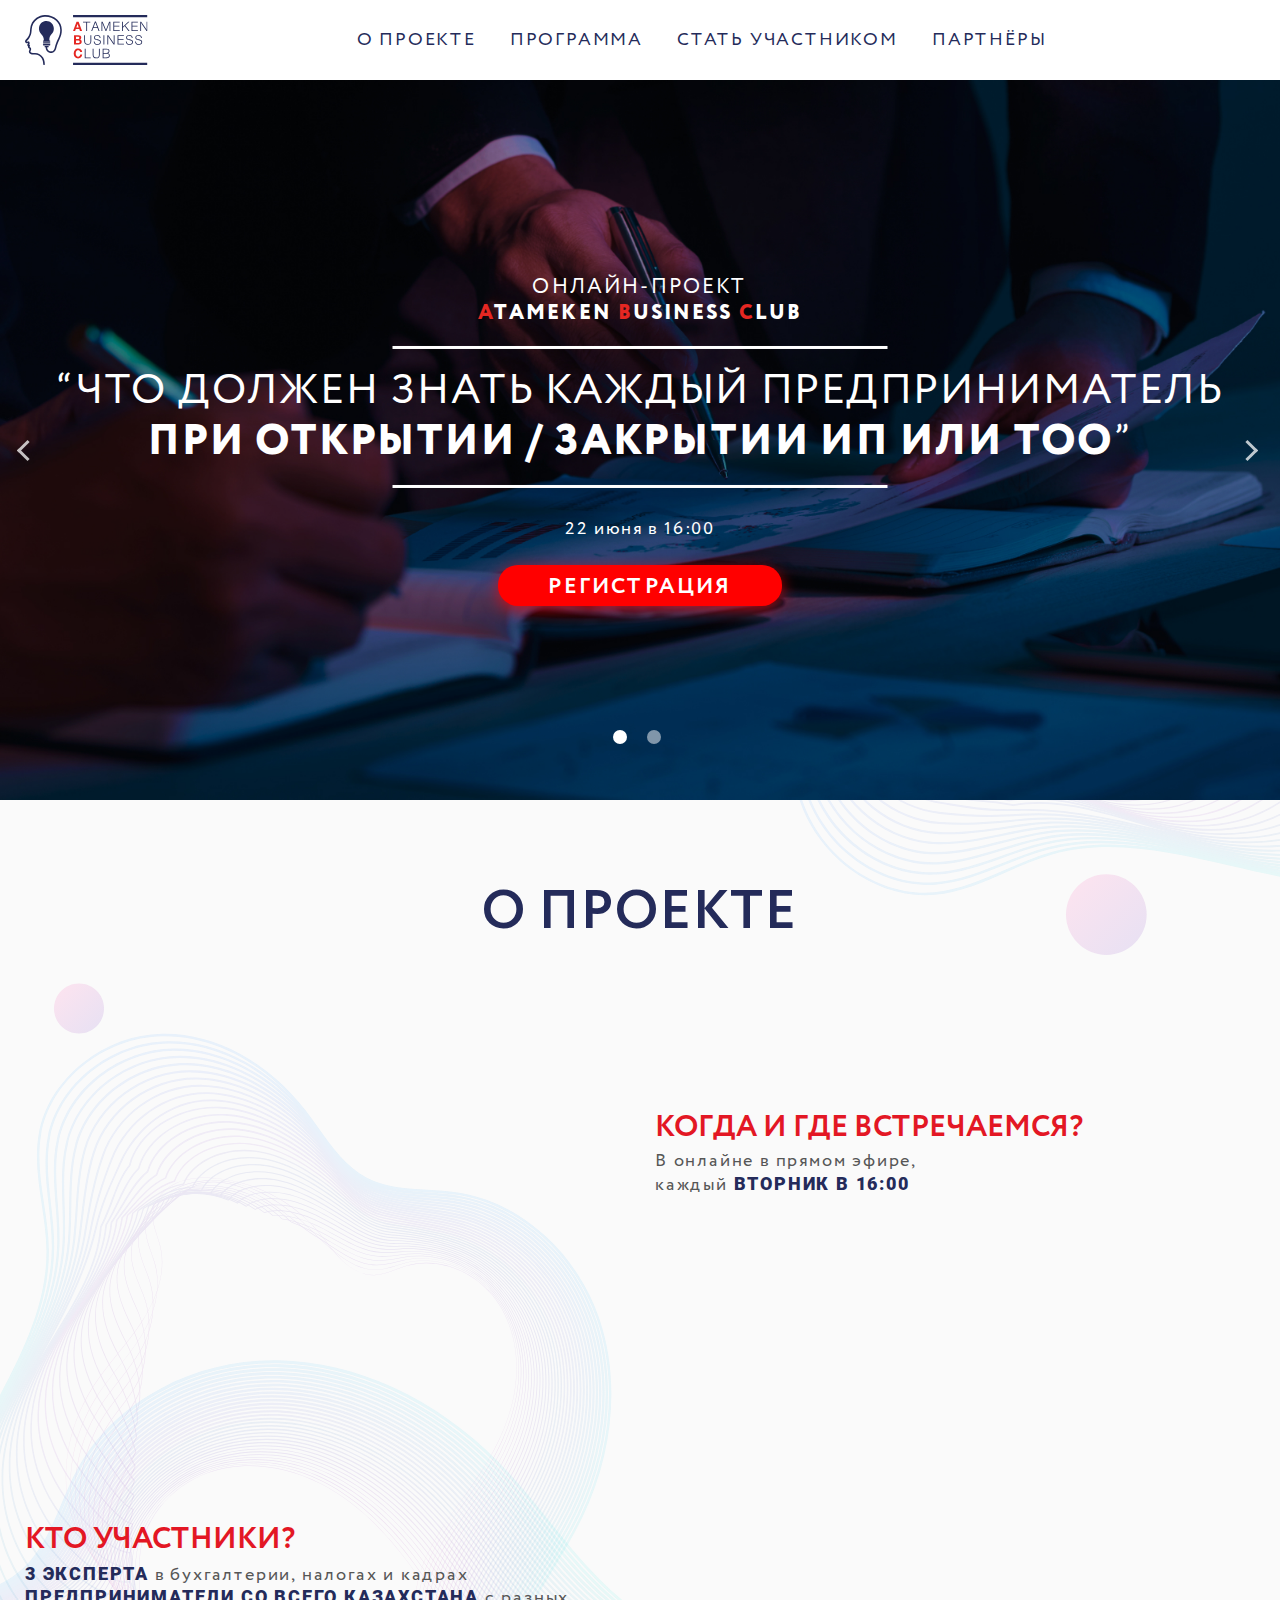
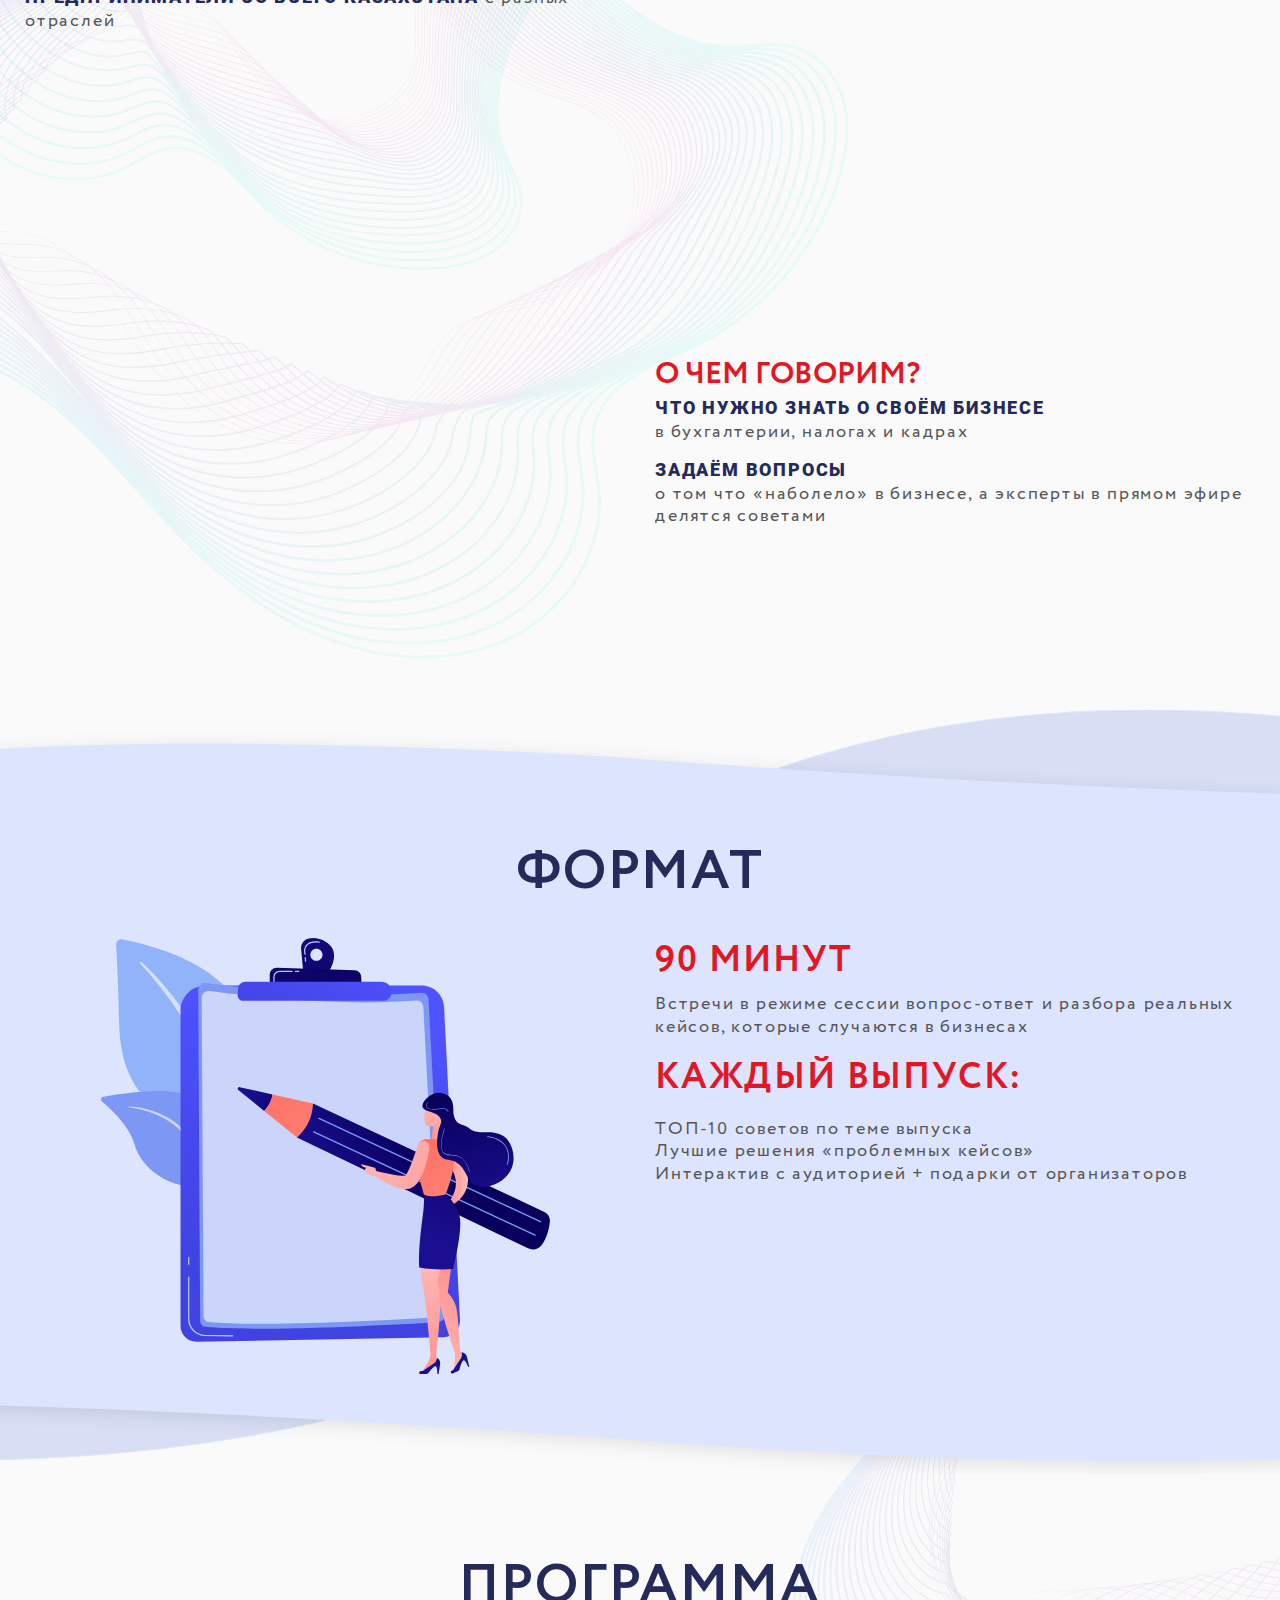
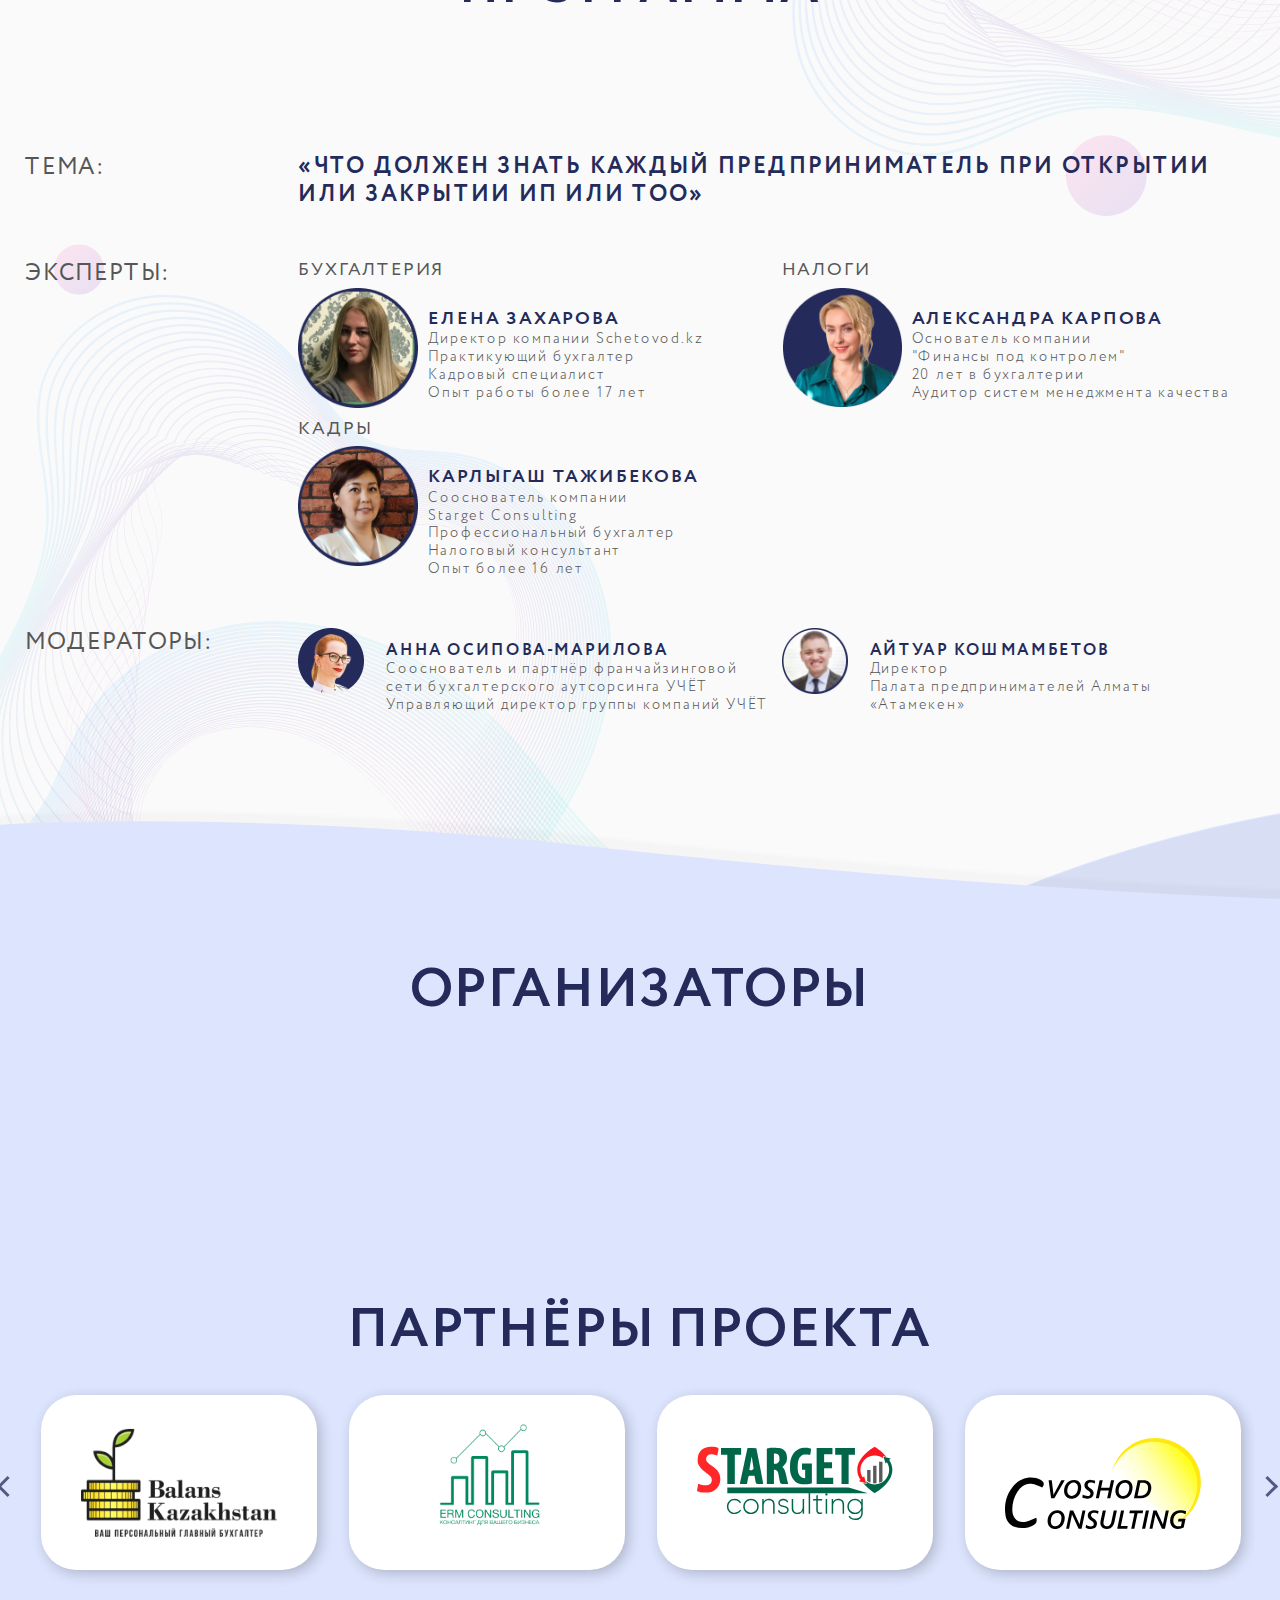
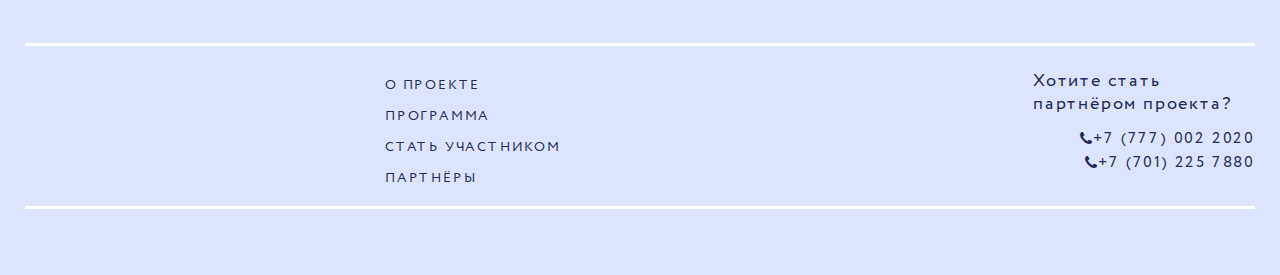
<file: index.html>
<!DOCTYPE html>
<html lang="ru">
<head>
	<meta charset="UTF-8">
    <meta name="viewport" content="width=device-width, initial-scale=1.0, maximum-scale=1">
    <meta http-equiv="X-UA-Compatible" content="ie=edge">
	<link rel="icon" href="https://atameken.kz/favicon.ico" type="image/x-icon">
	<title>ATAMEKEN BUSINESS CLUB</title>
	<link rel="stylesheet" href="css/libs.css">
	<link rel="stylesheet" href="css/style.css">
</head>
<body>
	<header class="header">
			<div class="container flex center spb">
	
				<svg class="ham hamRotate ham4 nav--btn" viewBox="0 0 100 100" width="80" onclick="this.classList.toggle('active')">
					<path class="line top" d="m 70,33 h -40 c 0,0 -8.5,-0.149796 -8.5,8.5 0,8.649796 8.5,8.5 8.5,8.5 h 20 v -20" />
					<path class="line middle" d="m 70,50 h -40" />
					<path class="line bottom" d="m 30,67 h 40 c 0,0 8.5,0.149796 8.5,-8.5 0,-8.649796 -8.5,-8.5 -8.5,-8.5 h -20 v 20" />
				</svg>
	
				<img src="./img/logo.svg" alt="" class="logo">
	
				<nav class="nav">
					<a href="#about">О ПРОЕКТЕ</a>
					<a href="#programm">ПРОГРАММА</a>
					<a href="#reg">СТАТЬ УЧАСТНИКОМ</a>
					<a href="#partners">ПАРТНЁРЫ</a>
				</nav>
	
				<div class="hidden"></div>
	
			</div>
	</header>
	<div class="wrapper index-page">
		<section class="sec1">
			<div class="main_sl slider">
				<div class="sl1 item">
					<img src="./img/sl1.jpg" alt="">
					<div class="content container">
						<div class="topsub">
							онлайн-проект
							<div class="topsub_bottom">
								<span>a</span>tameken <span>b</span>usiness <span>c</span>lub
							</div>
						</div>
						<h1>
							“Что должен знать каждый предприниматель <br>
							<b>ПРИ ОТКРЫТИИ / ЗАКРЫТИИ ИП ИЛИ ТОО</b>”
						</h1>
	
						<div class="time">22 июня в 16:00</div>
	
						<a href="#reg" class="btn fadeInUp btnreg22">Регистрация</a>
					</div>
				</div>

				<div class="sl2 item">
					<img src="./img/sl2.jpg" alt="">
					<div class="content container">
						<div class="topsub">
							онлайн-проект
							<div class="topsub_bottom">
								<span>a</span>tameken <span>b</span>usiness <span>c</span>lub
							</div>
						</div>
						<h1>
							<b>ПРОДАЁТЕ ТОВАРЫ В ИНТЕРНЕТЕ?</b><br>
							“ТОП-30 ПРАВИЛ, ЧТО ВЫ ДОЛЖНЫ ЗНАТЬ О СВОЕЙ БУХГАЛТЕРИИ, НАЛОГАХ И КАДРАХ В БИЗНЕСЕ”
						</h1>
	
						<div class="time">29 июня в 16:00</div>
	
						<a href="#reg" class="btn fadeInUp btnreg29">Регистрация</a>
					</div>
				</div>
			</div>
		</section>

		<section id="about" class="about_sec">
			<div class="container">
				<h2>О проекте</h2>
				<div class="grid2">
					<div class="lcol">
						<img src="./img/in1.svg" alt="" class="wow fadeInLeft" data-wow-delay=".5s">
					</div>
					<div class="rcol">
						<div class="about_title">КОГДА и ГДЕ ВСТРЕЧАЕМСЯ?</div>
						<p>В онлайне в прямом эфире, <br>
							каждый <span class="accent">вторник в 16:00 </span></p>
					</div>

					<div class="lcol change1">
						<div class="about_title">КТО УЧАСТНИКИ?</div>
						<p>
							<span class="accent">3 эксперта</span> в бухгалтерии, налогах и кадрах <span class="accent">предприниматели со всего казахстана</span> с разных отраслей
						</p>
					</div>
					<div class="rcol change2">
						<img src="./img/in2.svg" alt="" class="wow fadeInRight" data-wow-delay=".5s">
					</div>

					<div class="lcol">
						<img src="./img/in3.svg" alt="" class="wow fadeInLeft" data-wow-delay=".5s">
					</div>
					<div class="rcol">
						<div class="about_title">О ЧЕМ ГОВОРИМ?</div>
						<p>
							<span class="accent">что нужно знать о своём бизнесе </span> <br>в бухгалтерии, налогах и кадрах
						</p>

						<p>
							<span class="accent">задаём вопросы</span><br>о том что «наболело» в бизнесе, а эксперты в прямом эфире делятся советами
						</p>
					</div>
				</div>
			</div>
		</section>

		<section class="banner">
			<img src="./img/banner.svg" class="banner_bg" alt="">
			<div class="container">
				<h2>Формат</h2>
				<div class="grid2">
					<div class="lcol format1">
						<img src="./img/ban.svg" alt="">
					</div>
					<div class="rcol format2">
						<div class="about_title--large">90 минут</div>
						<p>Встречи в режиме сессии вопрос-ответ 
							и разбора реальных кейсов, 
							которые случаются в бизнесах
						</p>

						<div class="about_title--large">Каждый выпуск: </div>
						<ul>
							<li>ТОП-10 советов по теме выпуска</li>
							<li>Лучшие решения «проблемных кейсов» </li>
							<li>Интерактив с аудиторией 
								+ подарки от организаторов
							</li>
						</ul>
					</div>
				</div>
			</div>
		</section>

		<section id="programm">
			<div class="container">
				<h2>Программа</h2>

				<div id="reg"></div>
				<div class="korpus">
					<input type="radio" name="odin" id="vkl1" checked>
					<label for="vkl1" class="ycard ycard__type2 wow fadeInUp active body22" data-wow-delay=".2s">
						<time class="time">
							<div class="num">22 ИЮНЯ 16:00</div>
							по времени г. Алматы
						</time>
					</label>

					<!-- <input type="radio" name="odin" id="vkl2" >
					<label for="vkl2" class="ycard ycard__type2 wow fadeInUp" data-wow-delay=".4s">
						<time class="time">
							<div class="num">22 ИЮНЯ 16:00</div>
							по времени г. Алматы
						</time>
					</label> -->

					<input type="radio" name="odin" id="vkl3" >
					<label for="vkl3" class="ycard ycard__type2 wow fadeInUp body29" data-wow-delay="0s">
						<time class="time">
							<div class="num">29 ИЮНЯ 16:00</div>
							по времени г. Алматы
						</time>
					</label>

					<div id="tabs-b2" class="speaker_block grid tab-b tabs-b2 active" >
						<div class="tabs_grid">
							<div class="sub">ТЕМА:</div>
							<div class="theme">
								«что должен знать каждый предприниматель при открытии или закрытии ип или тоо»
							</div>

							<div class="sub">ЭКСПЕРТЫ:</div>
							<div class="tab_exp_grid">
								<div class="person">
									<div class="area">БухГалтерия</div>
									<div class="flex">
										<img src="./img/p1.png" alt="" class="pic">
										<div class="person_about">
											<div class="person_name">Елена ЗАХАРОВА</div>
											<div class="person_info">Директор компании Schetovod.kz<br>Практикующий бухгалтер<br>Кадровый специалист<br>Опыт работы более 17 лет</div>
										</div>
									</div>
								</div>

								<div class="person">
									<div class="area">НАЛОГИ</div>
									<div class="flex">
										<img src="./img/p2.png" alt="" class="pic">
										<div class="person_about">
											<div class="person_name">Александра Карпова</div>
											<div class="person_info">
												Основатель компании <nobr>"Финансы под контролем"</nobr><br>20 лет в бухгалтерии<br>Аудитор систем менеджмента качества
											</div>
										</div>
									</div>
								</div>

								<div class="person">
									<div class="area">КАДРЫ</div>
									<div class="flex">
										<img src="./img/p4.png" alt="" class="pic">
										<div class="person_about">
											<div class="person_name">Карлыгаш Тажибекова</div>
											<div class="person_info">
												Сооснователь компании <nobr>Starget Consulting</nobr><br>Профессиональный бухгалтер<br>Налоговый консультант<br>Опыт более 16 лет
											</div>
										</div>
									</div>
								</div>
							</div>

							<div class="sub">Модераторы:</div>
							<div class="tab_exp_grid moders_grid">

								<div class="flex moder">
									<img src="./img/p3.png" alt="">
									<div class="person_about">
										<div class="person_name">Анна Осипова-Марилова</div>
										<div class="person_info">
											Сооснователь и партнёр франчайзинговой сети бухгалтерского аутсорсинга УЧЁТ<br>Управляющий директор группы компаний УЧЁТ
										</div>
									</div>
								</div>

								<div class="flex moder">
									<img src="./img/ai.png" alt="">
									<div class="person_about">
										<div class="person_name">Айтуар Кошмамбетов</div>
										<div class="person_info">
											Директор<br>Палата предпринимателей Алматы<br>«Атамекен»
										</div>
									</div>
								</div>

							</div>

						</div>

						<div class="reg_card">
							<img src="./img/g.png" alt="" class="girl">
		
							<script data-b24-form="inline/137/d8i0l1" data-skip-moving="true">
								(function(w,d,u){
										var s=d.createElement('script');s.async=true;s.src=u+'?'+(Date.now()/180000|0);
										var h=d.getElementsByTagName('script')[0];h.parentNode.insertBefore(s,h);
								})(window,document,'https://ep.uchet.kz/upload/crm/form/loader_137_d8i0l1.js');
							</script>
		
						</div>

					</div>

<!-- 					
					<div id="tabs-b1" class="grid tab-b tabs-b1">

						<div class="tabs_grid">
							<div class="sub">ТЕМА:</div>
							<div class="theme">
								«продаёте товары в интернете? топ.30 правил, что вы должны знать о своей бухгалтерии, налогах и кадрах в бизнесе»
							</div>

							<div class="sub">ЭКСПЕРТЫ:</div>
							<div class="tab_exp_grid">
								<div class="person">
									<div class="area">БухГалтерия</div>
									<div class="flex">
										<img src="./img/p.svg" alt="" class="pic">
										<div class="person_about">
											<div class="person_name">???????</div>
											<div class="person_info">
												Регалии
											</div>
										</div>
									</div>
								</div>

								<div class="person">
									<div class="area">НАЛОГИ</div>
									<div class="flex">
										<img src="./img/p.svg" alt="" class="pic">
										<div class="person_about">
											<div class="person_name">???????</div>
											<div class="person_info">
												Регалии
											</div>
										</div>
									</div>
								</div>

								<div class="person">
									<div class="area">КАДРЫ</div>
									<div class="flex">
										<img src="./img/p.svg" alt="" class="pic">
										<div class="person_about">
											<div class="person_name">???????</div>
											<div class="person_info">
												Регалии
											</div>
										</div>
									</div>
								</div>
							</div>

							<div class="sub">Модераторы:</div>
							<div class="tab_exp_grid moders_grid">

								<div class="flex moder">
									<img src="./img/p5.png" alt="">
									<div class="person_about">
										<div class="person_name">Анна Осипова-Марилова</div>
										<div class="person_info">
											Сооснователь и партнёр франчайзинговой сети бухгалтерского аутсорсинга УЧЁТ<br>Управляющий директор группы компаний УЧЁТ
										</div>
									</div>
								</div>

								<div class="flex moder">
									<img src="./img/ai.png" alt="">
									<div class="person_about">
										<div class="person_name">Айтуар Кошмамбетов</div>
										<div class="person_info">
											Директор<br>Палата предпринимателей Алматы<br>«Атамекен»
										</div>
									</div>
								</div>

							</div>

						</div>

					</div> -->


					<div id="tabs-b3" class="grid tab-b tabs-b3">

						<div class="tabs_grid">
							<div class="sub">ТЕМА:</div>
							<div class="theme">
								«продаёте товары в интернете? топ.30 правил, что вы должны знать о своей бухгалтерии, налогах и кадрах в бизнесе»
							</div>

							<div class="sub">ЭКСПЕРТЫ:</div>
							<div class="tab_exp_grid">
								<div class="person">
									<div class="area">БухГалтерия</div>
									<div class="flex">
										<img src="./img/p1.png" alt="" class="pic">
										<div class="person_about">
											<div class="person_name">Елена ЗАХАРОВА</div>
											<div class="person_info">Директор компании Schetovod.kz<br>Практикующий бухгалтер<br>Кадровый специалист<br>Опыт работы более 17 лет</div>
										</div>
									</div>
								</div>

								<div class="person">
									<div class="area">НАЛОГИ</div>
									<div class="flex">
										<img src="./img/p6.png" alt="" class="pic">
										<div class="person_about">
											<div class="person_name">Эльмира Мухоряпова</div>
											<div class="person_info">
												Директор компании <nobr>ERM Consulting</nobr><br>Профессиональный бухгалтер<br>Налоговый консультант<br>Опыт работы более 20 лет
											</div>
										</div>
									</div>
								</div>

								<div class="person">
									<div class="area">КАДРЫ</div>
									<div class="flex">
										<img src="./img/p7.png" alt="" class="pic">
										<div class="person_about">
											<div class="person_name">Валентина Педас</div>
											<div class="person_info">
												Директор компании La Finance<br>Профессиональный бухгалтер<br>Практикующий бухгалтер<br>Опыт работы более 20лет
											</div>
										</div>
									</div>
								</div>
							</div>

							<div class="sub">Модераторы:</div>
							<div class="tab_exp_grid moders_grid">

								<div class="flex moder">
									<img src="./img/p5.png" alt="">
									<div class="person_about">
										<div class="person_name">Анна Осипова-Марилова</div>
										<div class="person_info">
											Сооснователь и партнёр франчайзинговой сети бухгалтерского аутсорсинга УЧЁТ<br>Управляющий директор группы компаний УЧЁТ
										</div>
									</div>
								</div>

								<div class="flex moder">
									<img src="./img/ai.png" alt="">
									<div class="person_about">
										<div class="person_name">Айтуар Кошмамбетов</div>
										<div class="person_info">
											Директор<br>Палата предпринимателей Алматы<br>«Атамекен»
										</div>
									</div>
								</div>

							</div>

						</div>


						<div class="reg_card">
							<img src="./img/g.png" alt="" class="girl">
								<script data-b24-form="inline/139/lo877z" data-skip-moving="true">
								(function(w,d,u){
										var s=d.createElement('script');s.async=true;s.src=u+'?'+(Date.now()/180000|0);
										var h=d.getElementsByTagName('script')[0];h.parentNode.insertBefore(s,h);
								})(window,document,'https://ep.uchet.kz/upload/crm/form/loader_139_lo877z.js');
							</script>
						</div>

					</div>
	
				</div>


			</div>
		</section>

		<!-- <section id="reg" class="reg_sec">
			<div class="container">
				<div class="reg_card">
					<img src="./img/g.png" alt="" class="girl">

					<script data-b24-form="inline/137/d8i0l1" data-skip-moving="true">
						(function(w,d,u){
								var s=d.createElement('script');s.async=true;s.src=u+'?'+(Date.now()/180000|0);
								var h=d.getElementsByTagName('script')[0];h.parentNode.insertBefore(s,h);
						})(window,document,'https://ep.uchet.kz/upload/crm/form/loader_137_d8i0l1.js');
					</script>

				</div>
			</div>
		</section> -->

		<div class="commbg">
			<img src="./img/f.svg" class="commbg_bg" alt="">
			<section id="partners" class="partners_sec">
				<div class="container">
					<h2>Организаторы</h2>
					<div class="flex org_flex">
						<a href="https://atameken.kz/" target="_blank" class="org_card wow fadeInUp">
							<img src="./img/l1.svg" alt="">
						</a>
						<a href="https://uchet.kz/" target="_blank" class="org_card wow fadeInUp">
							<img src="./img/l2.svg" alt="">
						</a>
					</div>
	
					<h2>Партнёры проекта</h2>
					<div class="partners_slider">
						<a href="https://balans.uchet.kz/" target="_blank" class="org_card">
							<img src="./img/l3.png" alt="">
						</a>
						<a href="https://ermconsulting.uchet.kz/" target="_blank" class="org_card">
							<img src="./img/l4.png" alt="">
						</a>
						<a href="https://starget-consulting.kz/" target="_blank" class="org_card">
							<img src="./img/l5.svg" alt="">
						</a>
						<a href="https://voshodaudit.uchet.kz/" target="_blank" class="org_card">
							<img src="./img/l6.svg" alt="">
						</a>
						<a href="https://masscorp.kz/" target="_blank" class="org_card">
							<img src="./img/l7.svg" alt="">
						</a>
						<a href="https://abu.uchet.kz/" target="_blank" class="org_card">
							<img src="./img/l8.svg" alt="">
						</a>
						<a href="https://orazbayconsulting.uchet.kz/" target="_blank" class="org_card">
							<img src="./img/l9.svg" alt="">
						</a>
						<a href="https://edo.uchet.kz/" target="_blank" class="org_card">
							<img src="./img/l10.svg" alt="">
						</a>
						<a href="https://uchet.kz/fran/" target="_blank" class="org_card">
							<img src="./img/l11.svg" alt="">
						</a>
						<a href="https://buh.uchet.kz/" target="_blank" class="org_card">
							<img src="./img/l12.svg" alt="">
						</a>
						<a href="https://ukassa.kz/" target="_blank" class="org_card">
							<img src="./img/l13.svg" alt="">
						</a>
						<a href="https://pk.uchet.kz/" target="_blank" class="org_card">
							<img src="./img/l14.svg" alt="">
						</a>



						<a href="https://statusfinance.uchet.kz/" target="_blank" class="org_card">
							<img src="./img/qq1.png" alt="">
						</a>

						<a href="https://caspi.uchet.kz/" target="_blank" class="org_card">
							<img src="./img/qq2.jpg" alt="">
						</a>

						<a href="https://finprofi.kz/" target="_blank" class="org_card">
							<img src="./img/qq3.jpg" alt="">
						</a>

						<a href="https://instagram.com/buh.taxes" target="_blank" class="org_card">
							<img src="./img/qq4.png" alt="">
						</a>

						<a href="http://www.bkbalans.kz/" target="_blank" class="org_card">
							<img src="./img/qq5.jpeg" alt="">
						</a>

						<a href="https://www.fincontrol.kz/" target="_blank" class="org_card">
							<img src="./img/qq6.png" alt="">
						</a>

						<a href="https://axisa.uchet.kz/" target="_blank" class="org_card">
							<img src="./img/qq7.png" alt="">
						</a>

						<a href="https://instagram.com/cis_consulting.kz" target="_blank" class="org_card">
							<img src="./img/qq8.png" alt="">
						</a>

						<a href="https://lafinance.uchet.kz/" target="_blank" class="org_card">
							<img src="./img/qq10.png" alt="">
						</a>

						<a href="https://pro-uchet.kz/" target="_blank" class="org_card">
							<img src="./img/qq11.png" alt="">
						</a>

						<a href="https://kenes-oc.kz/" target="_blank" class="org_card">
							<img src="./img/qq12.png" alt="">
						</a>

						<a href="https://sapareport.uchet.kz/" target="_blank" class="org_card">
							<img src="./img/qq13.png" alt="">
						</a>

						<a href="https://schetovod.kz/" target="_blank" class="org_card">
							<img src="./img/qq14.png" alt="">
						</a>

						<a href="https://factorconsulting.uchet.kz/" target="_blank" class="org_card">
							<img src="./img/qq15.png" alt="">
						</a>

					</div>
				</div>
			</section>
	
			<footer class="f">
				<div class="container">
					<div class="borders f_grid">
						<img src="./img/logo2.svg" alt="" class="f_logo wow fadeIn"data-wow-delay=".3s">
				
						<div class="f_nav">
							<a href="#about">О ПРОЕКТЕ</a>
							<a href="#programm">ПРОГРАММА</a>
							<a href="#reg">СТАТЬ УЧАСТНИКОМ</a>
							<a href="#partners">ПАРТНЁРЫ</a>
						</div>
				
						<div class="f_last">
				
							<div class="besit">Хотите стать партнёром проекта?</div>
				
							<a href="+77770022020" class="col--phone">+7 (777) 002 2020</a>
							<a href="+77012257880" class="col--phone">+7 (701) 225 7880</a>
				
							<!-- <a href="http://uchet.kz" target="_blank" class="uch_link">uchet.kz</a> -->
						</div>
					</div>
				</div>
			</footer>
		</div>

	</div>





<script type="text/javascript" src="js/jquery.js"></script>
<script type="text/javascript" src="js/libs.js"></script>
<script>
	wow = new WOW({
		boxClass:     'wow',      
		animateClass: 'animated', 
		offset:       0,          
		mobile:       false,       
		live:         true        
})
wow.init();		
</script>
<script type="text/javascript" src="js/main.js"></script>
</body>
</html>
</file>
<file: css/libs.css>
@charset 'UTF-8';.slick-next,.slick-prev{font-size:0;line-height:0;position:absolute;top:50%;display:block;width:20px;height:20px;padding:0;-webkit-transform:translate(0,-50%);-ms-transform:translate(0,-50%);transform:translate(0,-50%);cursor:pointer;color:transparent;border:none;outline:0;background:0 0}.slick-next:focus,.slick-next:hover,.slick-prev:focus,.slick-prev:hover{color:transparent;outline:0;background:0 0}.slick-next:focus:before,.slick-next:hover:before,.slick-prev:focus:before,.slick-prev:hover:before{opacity:1}.slick-next.slick-disabled:before,.slick-prev.slick-disabled:before{opacity:.25}.slick-next:before,.slick-prev:before{font-family:slick;font-size:20px;line-height:1;opacity:.75;color:#fff;-webkit-font-smoothing:antialiased;-moz-osx-font-smoothing:grayscale}.slick-prev{left:-25px}[dir=rtl] .slick-prev{right:-25px;left:auto}.slick-prev:before{content:'←'}[dir=rtl] .slick-prev:before{content:'→'}.slick-next{right:-25px}[dir=rtl] .slick-next{right:auto;left:-25px}.slick-next:before{content:'→'}[dir=rtl] .slick-next:before{content:'←'}.slick-dotted.slick-slider{margin-bottom:30px}.slick-dots{position:absolute;bottom:-25px;display:block;width:100%;padding:0;margin:0;list-style:none;text-align:center}.slick-dots li{position:relative;display:inline-block;width:20px;height:20px;margin:0 5px;padding:0;cursor:pointer}.slick-dots li button{font-size:0;line-height:0;display:block;width:20px;height:20px;padding:5px;cursor:pointer;color:transparent;border:0;outline:0;background:0 0}.slick-dots li button:focus,.slick-dots li button:hover{outline:0}.slick-dots li button:focus:before,.slick-dots li button:hover:before{opacity:1}.slick-dots li button:before{font-family:slick;font-size:6px;line-height:20px;position:absolute;top:0;left:0;width:20px;height:20px;content:'•';text-align:center;opacity:.25;color:#000;-webkit-font-smoothing:antialiased;-moz-osx-font-smoothing:grayscale}.slick-dots li.slick-active button:before{opacity:.75;color:#000}.slick-slider{position:relative;display:block;box-sizing:border-box;-webkit-user-select:none;-moz-user-select:none;-ms-user-select:none;user-select:none;-webkit-touch-callout:none;-khtml-user-select:none;-ms-touch-action:pan-y;touch-action:pan-y;-webkit-tap-highlight-color:transparent}.slick-list{position:relative;display:block;overflow:hidden;margin:0;padding:0}.slick-list:focus{outline:0}.slick-list.dragging{cursor:pointer;cursor:hand}.slick-slider .slick-list,.slick-slider .slick-track{-webkit-transform:translate3d(0,0,0);-moz-transform:translate3d(0,0,0);-ms-transform:translate3d(0,0,0);-o-transform:translate3d(0,0,0);transform:translate3d(0,0,0)}.slick-track{position:relative;top:0;left:0;display:block}.slick-track:after,.slick-track:before{display:table;content:''}.slick-track:after{clear:both}.slick-loading .slick-track{visibility:hidden}.slick-slide{display:none;float:left;height:100%;min-height:1px}[dir=rtl] .slick-slide{float:right}.slick-slide img{display:block}.slick-slide.slick-loading img{display:none}.slick-slide.dragging img{pointer-events:none}.slick-initialized .slick-slide{display:block}.slick-loading .slick-slide{visibility:hidden}.slick-vertical .slick-slide{display:block;height:auto;border:1px solid transparent}.slick-arrow.slick-hidden{display:none}/*!
 * animate.css -http://daneden.me/animate
 * Version - 3.5.2
 * Licensed under the MIT license - http://opensource.org/licenses/MIT
 *
 * Copyright (c) 2017 Daniel Eden
 */.animated{animation-duration:1s;animation-fill-mode:both}.animated.infinite{animation-iteration-count:infinite}.animated.hinge{animation-duration:2s}.animated.bounceIn,.animated.bounceOut,.animated.flipOutX,.animated.flipOutY{animation-duration:.75s}@keyframes bounce{20%,53%,80%,from,to{animation-timing-function:cubic-bezier(.215,.61,.355,1);transform:translate3d(0,0,0)}40%,43%{animation-timing-function:cubic-bezier(.755,.050,.855,.060);transform:translate3d(0,-30px,0)}70%{animation-timing-function:cubic-bezier(.755,.050,.855,.060);transform:translate3d(0,-15px,0)}90%{transform:translate3d(0,-4px,0)}}.bounce{animation-name:bounce;transform-origin:center bottom}@keyframes flash{50%,from,to{opacity:1}25%,75%{opacity:0}}.flash{animation-name:flash}@keyframes pulse{from{transform:scale3d(1,1,1)}50%{transform:scale3d(1.05,1.05,1.05)}to{transform:scale3d(1,1,1)}}.pulse{animation-name:pulse}@keyframes rubberBand{from{transform:scale3d(1,1,1)}30%{transform:scale3d(1.25,.75,1)}40%{transform:scale3d(.75,1.25,1)}50%{transform:scale3d(1.15,.85,1)}65%{transform:scale3d(.95,1.05,1)}75%{transform:scale3d(1.05,.95,1)}to{transform:scale3d(1,1,1)}}.rubberBand{animation-name:rubberBand}@keyframes shake{from,to{transform:translate3d(0,0,0)}10%,30%,50%,70%,90%{transform:translate3d(-10px,0,0)}20%,40%,60%,80%{transform:translate3d(10px,0,0)}}.shake{animation-name:shake}@keyframes headShake{0%{transform:translateX(0)}6.5%{transform:translateX(-6px) rotateY(-9deg)}18.5%{transform:translateX(5px) rotateY(7deg)}31.5%{transform:translateX(-3px) rotateY(-5deg)}43.5%{transform:translateX(2px) rotateY(3deg)}50%{transform:translateX(0)}}.headShake{animation-timing-function:ease-in-out;animation-name:headShake}@keyframes swing{20%{transform:rotate3d(0,0,1,15deg)}40%{transform:rotate3d(0,0,1,-10deg)}60%{transform:rotate3d(0,0,1,5deg)}80%{transform:rotate3d(0,0,1,-5deg)}to{transform:rotate3d(0,0,1,0deg)}}.swing{transform-origin:top center;animation-name:swing}@keyframes tada{from{transform:scale3d(1,1,1)}10%,20%{transform:scale3d(.9,.9,.9) rotate3d(0,0,1,-3deg)}30%,50%,70%,90%{transform:scale3d(1.1,1.1,1.1) rotate3d(0,0,1,3deg)}40%,60%,80%{transform:scale3d(1.1,1.1,1.1) rotate3d(0,0,1,-3deg)}to{transform:scale3d(1,1,1)}}.tada{animation-name:tada}@keyframes wobble{from{transform:none}15%{transform:translate3d(-25%,0,0) rotate3d(0,0,1,-5deg)}30%{transform:translate3d(20%,0,0) rotate3d(0,0,1,3deg)}45%{transform:translate3d(-15%,0,0) rotate3d(0,0,1,-3deg)}60%{transform:translate3d(10%,0,0) rotate3d(0,0,1,2deg)}75%{transform:translate3d(-5%,0,0) rotate3d(0,0,1,-1deg)}to{transform:none}}.wobble{animation-name:wobble}@keyframes jello{11.1%,from,to{transform:none}22.2%{transform:skewX(-12.5deg) skewY(-12.5deg)}33.3%{transform:skewX(6.25deg) skewY(6.25deg)}44.4%{transform:skewX(-3.125deg) skewY(-3.125deg)}55.5%{transform:skewX(1.5625deg) skewY(1.5625deg)}66.6%{transform:skewX(-.78125deg) skewY(-.78125deg)}77.7%{transform:skewX(.390625deg) skewY(.390625deg)}88.8%{transform:skewX(-.1953125deg) skewY(-.1953125deg)}}.jello{animation-name:jello;transform-origin:center}@keyframes bounceIn{20%,40%,60%,80%,from,to{animation-timing-function:cubic-bezier(.215,.61,.355,1)}0%{opacity:0;transform:scale3d(.3,.3,.3)}20%{transform:scale3d(1.1,1.1,1.1)}40%{transform:scale3d(.9,.9,.9)}60%{opacity:1;transform:scale3d(1.03,1.03,1.03)}80%{transform:scale3d(.97,.97,.97)}to{opacity:1;transform:scale3d(1,1,1)}}.bounceIn{animation-name:bounceIn}@keyframes bounceInDown{60%,75%,90%,from,to{animation-timing-function:cubic-bezier(.215,.61,.355,1)}0%{opacity:0;transform:translate3d(0,-3000px,0)}60%{opacity:1;transform:translate3d(0,25px,0)}75%{transform:translate3d(0,-10px,0)}90%{transform:translate3d(0,5px,0)}to{transform:none}}.bounceInDown{animation-name:bounceInDown}@keyframes bounceInLeft{60%,75%,90%,from,to{animation-timing-function:cubic-bezier(.215,.61,.355,1)}0%{opacity:0;transform:translate3d(-3000px,0,0)}60%{opacity:1;transform:translate3d(25px,0,0)}75%{transform:translate3d(-10px,0,0)}90%{transform:translate3d(5px,0,0)}to{transform:none}}.bounceInLeft{animation-name:bounceInLeft}@keyframes bounceInRight{60%,75%,90%,from,to{animation-timing-function:cubic-bezier(.215,.61,.355,1)}from{opacity:0;transform:translate3d(3000px,0,0)}60%{opacity:1;transform:translate3d(-25px,0,0)}75%{transform:translate3d(10px,0,0)}90%{transform:translate3d(-5px,0,0)}to{transform:none}}.bounceInRight{animation-name:bounceInRight}@keyframes bounceInUp{60%,75%,90%,from,to{animation-timing-function:cubic-bezier(.215,.61,.355,1)}from{opacity:0;transform:translate3d(0,3000px,0)}60%{opacity:1;transform:translate3d(0,-20px,0)}75%{transform:translate3d(0,10px,0)}90%{transform:translate3d(0,-5px,0)}to{transform:translate3d(0,0,0)}}.bounceInUp{animation-name:bounceInUp}@keyframes bounceOut{20%{transform:scale3d(.9,.9,.9)}50%,55%{opacity:1;transform:scale3d(1.1,1.1,1.1)}to{opacity:0;transform:scale3d(.3,.3,.3)}}.bounceOut{animation-name:bounceOut}@keyframes bounceOutDown{20%{transform:translate3d(0,10px,0)}40%,45%{opacity:1;transform:translate3d(0,-20px,0)}to{opacity:0;transform:translate3d(0,2000px,0)}}.bounceOutDown{animation-name:bounceOutDown}@keyframes bounceOutLeft{20%{opacity:1;transform:translate3d(20px,0,0)}to{opacity:0;transform:translate3d(-2000px,0,0)}}.bounceOutLeft{animation-name:bounceOutLeft}@keyframes bounceOutRight{20%{opacity:1;transform:translate3d(-20px,0,0)}to{opacity:0;transform:translate3d(2000px,0,0)}}.bounceOutRight{animation-name:bounceOutRight}@keyframes bounceOutUp{20%{transform:translate3d(0,-10px,0)}40%,45%{opacity:1;transform:translate3d(0,20px,0)}to{opacity:0;transform:translate3d(0,-2000px,0)}}.bounceOutUp{animation-name:bounceOutUp}@keyframes fadeIn{from{opacity:0}to{opacity:1}}.fadeIn{animation-name:fadeIn}@keyframes fadeInDown{from{opacity:0;transform:translate3d(0,-100%,0)}to{opacity:1;transform:none}}.fadeInDown{animation-name:fadeInDown}@keyframes fadeInDownBig{from{opacity:0;transform:translate3d(0,-2000px,0)}to{opacity:1;transform:none}}.fadeInDownBig{animation-name:fadeInDownBig}@keyframes fadeInLeft{from{opacity:0;transform:translate3d(-100%,0,0)}to{opacity:1;transform:none}}.fadeInLeft{animation-name:fadeInLeft}@keyframes fadeInLeftBig{from{opacity:0;transform:translate3d(-2000px,0,0)}to{opacity:1;transform:none}}.fadeInLeftBig{animation-name:fadeInLeftBig}@keyframes fadeInRight{from{opacity:0;transform:translate3d(100%,0,0)}to{opacity:1;transform:none}}.fadeInRight{animation-name:fadeInRight}@keyframes fadeInRightBig{from{opacity:0;transform:translate3d(2000px,0,0)}to{opacity:1;transform:none}}.fadeInRightBig{animation-name:fadeInRightBig}@keyframes fadeInUp{from{opacity:0;transform:translate3d(0,100%,0)}to{opacity:1;transform:none}}.fadeInUp{animation-name:fadeInUp}@keyframes fadeInUpBig{from{opacity:0;transform:translate3d(0,2000px,0)}to{opacity:1;transform:none}}.fadeInUpBig{animation-name:fadeInUpBig}@keyframes fadeOut{from{opacity:1}to{opacity:0}}.fadeOut{animation-name:fadeOut}@keyframes fadeOutDown{from{opacity:1}to{opacity:0;transform:translate3d(0,100%,0)}}.fadeOutDown{animation-name:fadeOutDown}@keyframes fadeOutDownBig{from{opacity:1}to{opacity:0;transform:translate3d(0,2000px,0)}}.fadeOutDownBig{animation-name:fadeOutDownBig}@keyframes fadeOutLeft{from{opacity:1}to{opacity:0;transform:translate3d(-100%,0,0)}}.fadeOutLeft{animation-name:fadeOutLeft}@keyframes fadeOutLeftBig{from{opacity:1}to{opacity:0;transform:translate3d(-2000px,0,0)}}.fadeOutLeftBig{animation-name:fadeOutLeftBig}@keyframes fadeOutRight{from{opacity:1}to{opacity:0;transform:translate3d(100%,0,0)}}.fadeOutRight{animation-name:fadeOutRight}@keyframes fadeOutRightBig{from{opacity:1}to{opacity:0;transform:translate3d(2000px,0,0)}}.fadeOutRightBig{animation-name:fadeOutRightBig}@keyframes fadeOutUp{from{opacity:1}to{opacity:0;transform:translate3d(0,-100%,0)}}.fadeOutUp{animation-name:fadeOutUp}@keyframes fadeOutUpBig{from{opacity:1}to{opacity:0;transform:translate3d(0,-2000px,0)}}.fadeOutUpBig{animation-name:fadeOutUpBig}@keyframes flip{from{transform:perspective(400px) rotate3d(0,1,0,-360deg);animation-timing-function:ease-out}40%{transform:perspective(400px) translate3d(0,0,150px) rotate3d(0,1,0,-190deg);animation-timing-function:ease-out}50%{transform:perspective(400px) translate3d(0,0,150px) rotate3d(0,1,0,-170deg);animation-timing-function:ease-in}80%{transform:perspective(400px) scale3d(.95,.95,.95);animation-timing-function:ease-in}to{transform:perspective(400px);animation-timing-function:ease-in}}.animated.flip{-webkit-backface-visibility:visible;backface-visibility:visible;animation-name:flip}@keyframes flipInX{from{transform:perspective(400px) rotate3d(1,0,0,90deg);animation-timing-function:ease-in;opacity:0}40%{transform:perspective(400px) rotate3d(1,0,0,-20deg);animation-timing-function:ease-in}60%{transform:perspective(400px) rotate3d(1,0,0,10deg);opacity:1}80%{transform:perspective(400px) rotate3d(1,0,0,-5deg)}to{transform:perspective(400px)}}.flipInX{-webkit-backface-visibility:visible!important;backface-visibility:visible!important;animation-name:flipInX}@keyframes flipInY{from{transform:perspective(400px) rotate3d(0,1,0,90deg);animation-timing-function:ease-in;opacity:0}40%{transform:perspective(400px) rotate3d(0,1,0,-20deg);animation-timing-function:ease-in}60%{transform:perspective(400px) rotate3d(0,1,0,10deg);opacity:1}80%{transform:perspective(400px) rotate3d(0,1,0,-5deg)}to{transform:perspective(400px)}}.flipInY{-webkit-backface-visibility:visible!important;backface-visibility:visible!important;animation-name:flipInY}@keyframes flipOutX{from{transform:perspective(400px)}30%{transform:perspective(400px) rotate3d(1,0,0,-20deg);opacity:1}to{transform:perspective(400px) rotate3d(1,0,0,90deg);opacity:0}}.flipOutX{animation-name:flipOutX;-webkit-backface-visibility:visible!important;backface-visibility:visible!important}@keyframes flipOutY{from{transform:perspective(400px)}30%{transform:perspective(400px) rotate3d(0,1,0,-15deg);opacity:1}to{transform:perspective(400px) rotate3d(0,1,0,90deg);opacity:0}}.flipOutY{-webkit-backface-visibility:visible!important;backface-visibility:visible!important;animation-name:flipOutY}@keyframes lightSpeedIn{from{transform:translate3d(100%,0,0) skewX(-30deg);opacity:0}60%{transform:skewX(20deg);opacity:1}80%{transform:skewX(-5deg);opacity:1}to{transform:none;opacity:1}}.lightSpeedIn{animation-name:lightSpeedIn;animation-timing-function:ease-out}@keyframes lightSpeedOut{from{opacity:1}to{transform:translate3d(100%,0,0) skewX(30deg);opacity:0}}.lightSpeedOut{animation-name:lightSpeedOut;animation-timing-function:ease-in}@keyframes rotateIn{from{transform-origin:center;transform:rotate3d(0,0,1,-200deg);opacity:0}to{transform-origin:center;transform:none;opacity:1}}.rotateIn{animation-name:rotateIn}@keyframes rotateInDownLeft{from{transform-origin:left bottom;transform:rotate3d(0,0,1,-45deg);opacity:0}to{transform-origin:left bottom;transform:none;opacity:1}}.rotateInDownLeft{animation-name:rotateInDownLeft}@keyframes rotateInDownRight{from{transform-origin:right bottom;transform:rotate3d(0,0,1,45deg);opacity:0}to{transform-origin:right bottom;transform:none;opacity:1}}.rotateInDownRight{animation-name:rotateInDownRight}@keyframes rotateInUpLeft{from{transform-origin:left bottom;transform:rotate3d(0,0,1,45deg);opacity:0}to{transform-origin:left bottom;transform:none;opacity:1}}.rotateInUpLeft{animation-name:rotateInUpLeft}@keyframes rotateInUpRight{from{transform-origin:right bottom;transform:rotate3d(0,0,1,-90deg);opacity:0}to{transform-origin:right bottom;transform:none;opacity:1}}.rotateInUpRight{animation-name:rotateInUpRight}@keyframes rotateOut{from{transform-origin:center;opacity:1}to{transform-origin:center;transform:rotate3d(0,0,1,200deg);opacity:0}}.rotateOut{animation-name:rotateOut}@keyframes rotateOutDownLeft{from{transform-origin:left bottom;opacity:1}to{transform-origin:left bottom;transform:rotate3d(0,0,1,45deg);opacity:0}}.rotateOutDownLeft{animation-name:rotateOutDownLeft}@keyframes rotateOutDownRight{from{transform-origin:right bottom;opacity:1}to{transform-origin:right bottom;transform:rotate3d(0,0,1,-45deg);opacity:0}}.rotateOutDownRight{animation-name:rotateOutDownRight}@keyframes rotateOutUpLeft{from{transform-origin:left bottom;opacity:1}to{transform-origin:left bottom;transform:rotate3d(0,0,1,-45deg);opacity:0}}.rotateOutUpLeft{animation-name:rotateOutUpLeft}@keyframes rotateOutUpRight{from{transform-origin:right bottom;opacity:1}to{transform-origin:right bottom;transform:rotate3d(0,0,1,90deg);opacity:0}}.rotateOutUpRight{animation-name:rotateOutUpRight}@keyframes hinge{0%{transform-origin:top left;animation-timing-function:ease-in-out}20%,60%{transform:rotate3d(0,0,1,80deg);transform-origin:top left;animation-timing-function:ease-in-out}40%,80%{transform:rotate3d(0,0,1,60deg);transform-origin:top left;animation-timing-function:ease-in-out;opacity:1}to{transform:translate3d(0,700px,0);opacity:0}}.hinge{animation-name:hinge}@keyframes jackInTheBox{from{opacity:0;transform:scale(.1) rotate(30deg);transform-origin:center bottom}50%{transform:rotate(-10deg)}70%{transform:rotate(3deg)}to{opacity:1;transform:scale(1)}}.jackInTheBox{animation-name:jackInTheBox}@keyframes rollIn{from{opacity:0;transform:translate3d(-100%,0,0) rotate3d(0,0,1,-120deg)}to{opacity:1;transform:none}}.rollIn{animation-name:rollIn}@keyframes rollOut{from{opacity:1}to{opacity:0;transform:translate3d(100%,0,0) rotate3d(0,0,1,120deg)}}.rollOut{animation-name:rollOut}@keyframes zoomIn{from{opacity:0;transform:scale3d(.3,.3,.3)}50%{opacity:1}}.zoomIn{animation-name:zoomIn}@keyframes zoomInDown{from{opacity:0;transform:scale3d(.1,.1,.1) translate3d(0,-1000px,0);animation-timing-function:cubic-bezier(.55,.055,.675,.19)}60%{opacity:1;transform:scale3d(.475,.475,.475) translate3d(0,60px,0);animation-timing-function:cubic-bezier(.175,.885,.32,1)}}.zoomInDown{animation-name:zoomInDown}@keyframes zoomInLeft{from{opacity:0;transform:scale3d(.1,.1,.1) translate3d(-1000px,0,0);animation-timing-function:cubic-bezier(.55,.055,.675,.19)}60%{opacity:1;transform:scale3d(.475,.475,.475) translate3d(10px,0,0);animation-timing-function:cubic-bezier(.175,.885,.32,1)}}.zoomInLeft{animation-name:zoomInLeft}@keyframes zoomInRight{from{opacity:0;transform:scale3d(.1,.1,.1) translate3d(1000px,0,0);animation-timing-function:cubic-bezier(.55,.055,.675,.19)}60%{opacity:1;transform:scale3d(.475,.475,.475) translate3d(-10px,0,0);animation-timing-function:cubic-bezier(.175,.885,.32,1)}}.zoomInRight{animation-name:zoomInRight}@keyframes zoomInUp{from{opacity:0;transform:scale3d(.1,.1,.1) translate3d(0,1000px,0);animation-timing-function:cubic-bezier(.55,.055,.675,.19)}60%{opacity:1;transform:scale3d(.475,.475,.475) translate3d(0,-60px,0);animation-timing-function:cubic-bezier(.175,.885,.32,1)}}.zoomInUp{animation-name:zoomInUp}@keyframes zoomOut{from{opacity:1}50%{opacity:0;transform:scale3d(.3,.3,.3)}to{opacity:0}}.zoomOut{animation-name:zoomOut}@keyframes zoomOutDown{40%{opacity:1;transform:scale3d(.475,.475,.475) translate3d(0,-60px,0);animation-timing-function:cubic-bezier(.55,.055,.675,.19)}to{opacity:0;transform:scale3d(.1,.1,.1) translate3d(0,2000px,0);transform-origin:center bottom;animation-timing-function:cubic-bezier(.175,.885,.32,1)}}.zoomOutDown{animation-name:zoomOutDown}@keyframes zoomOutLeft{40%{opacity:1;transform:scale3d(.475,.475,.475) translate3d(42px,0,0)}to{opacity:0;transform:scale(.1) translate3d(-2000px,0,0);transform-origin:left center}}.zoomOutLeft{animation-name:zoomOutLeft}@keyframes zoomOutRight{40%{opacity:1;transform:scale3d(.475,.475,.475) translate3d(-42px,0,0)}to{opacity:0;transform:scale(.1) translate3d(2000px,0,0);transform-origin:right center}}.zoomOutRight{animation-name:zoomOutRight}@keyframes zoomOutUp{40%{opacity:1;transform:scale3d(.475,.475,.475) translate3d(0,60px,0);animation-timing-function:cubic-bezier(.55,.055,.675,.19)}to{opacity:0;transform:scale3d(.1,.1,.1) translate3d(0,-2000px,0);transform-origin:center bottom;animation-timing-function:cubic-bezier(.175,.885,.32,1)}}.zoomOutUp{animation-name:zoomOutUp}@keyframes slideInDown{from{transform:translate3d(0,-100%,0);visibility:visible}to{transform:translate3d(0,0,0)}}.slideInDown{animation-name:slideInDown}@keyframes slideInLeft{from{transform:translate3d(-100%,0,0);visibility:visible}to{transform:translate3d(0,0,0)}}.slideInLeft{animation-name:slideInLeft}@keyframes slideInRight{from{transform:translate3d(100%,0,0);visibility:visible}to{transform:translate3d(0,0,0)}}.slideInRight{animation-name:slideInRight}@keyframes slideInUp{from{transform:translate3d(0,100%,0);visibility:visible}to{transform:translate3d(0,0,0)}}.slideInUp{animation-name:slideInUp}@keyframes slideOutDown{from{transform:translate3d(0,0,0)}to{visibility:hidden;transform:translate3d(0,100%,0)}}.slideOutDown{animation-name:slideOutDown}@keyframes slideOutLeft{from{transform:translate3d(0,0,0)}to{visibility:hidden;transform:translate3d(-100%,0,0)}}.slideOutLeft{animation-name:slideOutLeft}@keyframes slideOutRight{from{transform:translate3d(0,0,0)}to{visibility:hidden;transform:translate3d(100%,0,0)}}.slideOutRight{animation-name:slideOutRight}@keyframes slideOutUp{from{transform:translate3d(0,0,0)}to{visibility:hidden;transform:translate3d(0,-100%,0)}}.slideOutUp{animation-name:slideOutUp}.fancybox-enabled{overflow:hidden}.fancybox-enabled body{overflow:visible;height:100%}.fancybox-is-hidden{position:absolute;top:-9999px;left:-9999px;visibility:hidden}.fancybox-container{position:fixed;top:0;left:0;width:100%;height:100%;z-index:99993;-webkit-tap-highlight-color:transparent;-webkit-backface-visibility:hidden;backface-visibility:hidden;-webkit-transform:translateZ(0);transform:translateZ(0)}.fancybox-container~.fancybox-container{z-index:99992}.fancybox-bg,.fancybox-inner,.fancybox-outer,.fancybox-stage{position:absolute;top:0;right:0;bottom:0;left:0}.fancybox-outer{overflow-y:auto;-webkit-overflow-scrolling:touch}.fancybox-bg{background:#1e1e1e;opacity:0;transition-duration:inherit;transition-property:opacity;transition-timing-function:cubic-bezier(.47,0,.74,.71)}.fancybox-is-open .fancybox-bg{opacity:.87;transition-timing-function:cubic-bezier(.22,.61,.36,1)}.fancybox-caption-wrap,.fancybox-infobar,.fancybox-toolbar{position:absolute;direction:ltr;z-index:99997;opacity:0;visibility:hidden;transition:opacity .25s,visibility 0s linear .25s;box-sizing:border-box}.fancybox-show-caption .fancybox-caption-wrap,.fancybox-show-infobar .fancybox-infobar,.fancybox-show-toolbar .fancybox-toolbar{opacity:1;visibility:visible;transition:opacity .25s,visibility 0s}.fancybox-infobar{top:0;left:50%;margin-left:-79px}.fancybox-infobar__body{display:inline-block;width:70px;line-height:44px;font-size:13px;font-family:Helvetica Neue,Helvetica,Arial,sans-serif;text-align:center;color:#ddd;background-color:rgba(30,30,30,.7);pointer-events:none;-webkit-user-select:none;-moz-user-select:none;-ms-user-select:none;user-select:none;-webkit-touch-callout:none;-webkit-tap-highlight-color:transparent;-webkit-font-smoothing:subpixel-antialiased}.fancybox-toolbar{top:0;right:0}.fancybox-stage{overflow:hidden;direction:ltr;z-index:99994;-webkit-transform:translateZ(0)}.fancybox-slide{position:absolute;top:0;left:0;width:100%;height:100%;margin:0;padding:0;overflow:auto;outline:0;white-space:normal;box-sizing:border-box;text-align:center;z-index:99994;-webkit-overflow-scrolling:touch;display:none;-webkit-backface-visibility:hidden;backface-visibility:hidden;transition-property:opacity,-webkit-transform;transition-property:transform,opacity;transition-property:transform,opacity,-webkit-transform;-webkit-transform-style:preserve-3d;transform-style:preserve-3d}.fancybox-slide:before{content:"";display:inline-block;vertical-align:middle;height:100%;width:0}.fancybox-is-sliding .fancybox-slide,.fancybox-slide--current,.fancybox-slide--next,.fancybox-slide--previous{display:block}.fancybox-slide--image{overflow:visible}.fancybox-slide--image:before{display:none}.fancybox-slide--video .fancybox-content,.fancybox-slide--video iframe{background:#000}.fancybox-slide--map .fancybox-content,.fancybox-slide--map iframe{background:#e5e3df}.fancybox-slide--next{z-index:99995}.fancybox-slide>div{display:inline-block;position:relative;padding:24px;margin:44px 0;border-width:0;vertical-align:middle;text-align:left;background-color:#fff;overflow:auto;box-sizing:border-box}.fancybox-slide .fancybox-image-wrap{position:absolute;top:0;left:0;margin:0;padding:0;border:0;z-index:99995;background:0 0;cursor:default;overflow:visible;-webkit-transform-origin:top left;transform-origin:top left;background-size:100% 100%;background-repeat:no-repeat;-webkit-backface-visibility:hidden;backface-visibility:hidden;-webkit-user-select:none;-moz-user-select:none;-ms-user-select:none;user-select:none}.fancybox-can-zoomOut .fancybox-image-wrap{cursor:zoom-out}.fancybox-can-zoomIn .fancybox-image-wrap{cursor:zoom-in}.fancybox-can-drag .fancybox-image-wrap{cursor:-webkit-grab;cursor:grab}.fancybox-is-dragging .fancybox-image-wrap{cursor:-webkit-grabbing;cursor:grabbing}.fancybox-image,.fancybox-spaceball{position:absolute;top:0;left:0;width:100%;height:100%;margin:0;padding:0;border:0;max-width:none;max-height:none;-webkit-user-select:none;-moz-user-select:none;-ms-user-select:none;user-select:none}.fancybox-spaceball{z-index:1}.fancybox-slide--iframe .fancybox-content{padding:0;width:80%;height:80%;max-width:calc(100% - 100px);max-height:calc(100% - 88px);overflow:visible;background:#fff}.fancybox-iframe{display:block;padding:0;border:0;height:100%}.fancybox-error,.fancybox-iframe{margin:0;width:100%;background:#fff}.fancybox-error{padding:40px;max-width:380px;cursor:default}.fancybox-error p{margin:0;padding:0;color:#444;font:16px/20px Helvetica Neue,Helvetica,Arial,sans-serif}.fancybox-close-small{position:absolute;top:0;right:0;width:44px;height:44px;padding:0;margin:0;border:0;border-radius:0;outline:0;background:0 0;z-index:10;cursor:pointer}.fancybox-close-small:after{content:"×";position:absolute;top:5px;right:5px;width:30px;height:30px;font:20px/30px Arial,Helvetica Neue,Helvetica,sans-serif;color:#888;font-weight:300;text-align:center;border-radius:50%;border-width:0;background:#fff;transition:background .25s;box-sizing:border-box;z-index:2}.fancybox-close-small:focus:after{outline:1px dotted #888}.fancybox-close-small:hover:after{color:#555;background:#eee}.fancybox-slide--iframe .fancybox-close-small{top:0;right:-44px}.fancybox-slide--iframe .fancybox-close-small:after{background:0 0;font-size:35px;color:#aaa}.fancybox-slide--iframe .fancybox-close-small:hover:after{color:#fff}.fancybox-caption-wrap{bottom:0;left:0;right:0;padding:60px 30px 0;background:linear-gradient(180deg,transparent 0,rgba(0,0,0,.1) 20%,rgba(0,0,0,.2) 40%,rgba(0,0,0,.6) 80%,rgba(0,0,0,.8));pointer-events:none}.fancybox-caption{padding:30px 0;border-top:1px solid hsla(0,0%,100%,.4);font-size:14px;font-family:Helvetica Neue,Helvetica,Arial,sans-serif;color:#fff;line-height:20px;-webkit-text-size-adjust:none}.fancybox-caption a,.fancybox-caption button,.fancybox-caption select{pointer-events:all}.fancybox-caption a{color:#fff;text-decoration:underline}.fancybox-button{display:inline-block;position:relative;margin:0;padding:0;border:0;width:44px;height:44px;line-height:44px;text-align:center;background:0 0;color:#ddd;border-radius:0;cursor:pointer;vertical-align:top;outline:0}.fancybox-button[disabled]{cursor:default;pointer-events:none}.fancybox-button,.fancybox-infobar__body{background:rgba(30,30,30,.6)}.fancybox-button:hover:not([disabled]){color:#fff;background:rgba(0,0,0,.8)}.fancybox-button:after,.fancybox-button:before{content:"";pointer-events:none;position:absolute;background-color:currentColor;color:currentColor;opacity:.9;box-sizing:border-box;display:inline-block}.fancybox-button[disabled]:after,.fancybox-button[disabled]:before{opacity:.3}.fancybox-button--left:after,.fancybox-button--right:after{top:18px;width:6px;height:6px;background:0 0;border-top:2px solid currentColor;border-right:2px solid currentColor}.fancybox-button--left:after{left:20px;-webkit-transform:rotate(-135deg);transform:rotate(-135deg)}.fancybox-button--right:after{right:20px;-webkit-transform:rotate(45deg);transform:rotate(45deg)}.fancybox-button--left{border-bottom-left-radius:5px}.fancybox-button--right{border-bottom-right-radius:5px}.fancybox-button--close:after,.fancybox-button--close:before{content:"";display:inline-block;position:absolute;height:2px;width:16px;top:calc(50% - 1px);left:calc(50% - 8px)}.fancybox-button--close:before{-webkit-transform:rotate(45deg);transform:rotate(45deg)}.fancybox-button--close:after{-webkit-transform:rotate(-45deg);transform:rotate(-45deg)}.fancybox-arrow{position:absolute;top:50%;margin:-50px 0 0;height:100px;width:54px;padding:0;border:0;outline:0;background:0 0;cursor:pointer;z-index:99995;opacity:0;-webkit-user-select:none;-moz-user-select:none;-ms-user-select:none;user-select:none;transition:opacity .25s}.fancybox-arrow:after{content:"";position:absolute;top:28px;width:44px;height:44px;background-color:rgba(30,30,30,.8);background-image:url([data-uri]);background-repeat:no-repeat;background-position:50%;background-size:24px 24px}.fancybox-arrow--right{right:0}.fancybox-arrow--left{left:0;-webkit-transform:scaleX(-1);transform:scaleX(-1)}.fancybox-arrow--left:after,.fancybox-arrow--right:after{left:0}.fancybox-show-nav .fancybox-arrow{opacity:.6}.fancybox-show-nav .fancybox-arrow[disabled]{opacity:.3}.fancybox-slide>.fancybox-loading{border:6px solid hsla(0,0%,39%,.4);border-top:6px solid hsla(0,0%,100%,.6);border-radius:100%;height:50px;width:50px;-webkit-animation:a .8s infinite linear;animation:a .8s infinite linear;background:0 0;position:absolute;top:50%;left:50%;margin-top:-25px;margin-left:-25px;z-index:99999}@-webkit-keyframes a{0%{-webkit-transform:rotate(0);transform:rotate(0)}to{-webkit-transform:rotate(359deg);transform:rotate(359deg)}}@keyframes a{0%{-webkit-transform:rotate(0);transform:rotate(0)}to{-webkit-transform:rotate(359deg);transform:rotate(359deg)}}.fancybox-animated{transition-timing-function:cubic-bezier(0,0,.25,1)}.fancybox-fx-slide.fancybox-slide--previous{-webkit-transform:translate3d(-100%,0,0);transform:translate3d(-100%,0,0);opacity:0}.fancybox-fx-slide.fancybox-slide--next{-webkit-transform:translate3d(100%,0,0);transform:translate3d(100%,0,0);opacity:0}.fancybox-fx-slide.fancybox-slide--current{-webkit-transform:translateZ(0);transform:translateZ(0);opacity:1}.fancybox-fx-fade.fancybox-slide--next,.fancybox-fx-fade.fancybox-slide--previous{opacity:0;transition-timing-function:cubic-bezier(.19,1,.22,1)}.fancybox-fx-fade.fancybox-slide--current{opacity:1}.fancybox-fx-zoom-in-out.fancybox-slide--previous{-webkit-transform:scale3d(1.5,1.5,1.5);transform:scale3d(1.5,1.5,1.5);opacity:0}.fancybox-fx-zoom-in-out.fancybox-slide--next{-webkit-transform:scale3d(.5,.5,.5);transform:scale3d(.5,.5,.5);opacity:0}.fancybox-fx-zoom-in-out.fancybox-slide--current{-webkit-transform:scaleX(1);transform:scaleX(1);opacity:1}.fancybox-fx-rotate.fancybox-slide--previous{-webkit-transform:rotate(-1turn);transform:rotate(-1turn);opacity:0}.fancybox-fx-rotate.fancybox-slide--next{-webkit-transform:rotate(1turn);transform:rotate(1turn);opacity:0}.fancybox-fx-rotate.fancybox-slide--current{-webkit-transform:rotate(0);transform:rotate(0);opacity:1}.fancybox-fx-circular.fancybox-slide--previous{-webkit-transform:scale3d(0,0,0) translate3d(-100%,0,0);transform:scale3d(0,0,0) translate3d(-100%,0,0);opacity:0}.fancybox-fx-circular.fancybox-slide--next{-webkit-transform:scale3d(0,0,0) translate3d(100%,0,0);transform:scale3d(0,0,0) translate3d(100%,0,0);opacity:0}.fancybox-fx-circular.fancybox-slide--current{-webkit-transform:scaleX(1) translateZ(0);transform:scaleX(1) translateZ(0);opacity:1}.fancybox-fx-tube.fancybox-slide--previous{-webkit-transform:translate3d(-100%,0,0) scale(.1) skew(-10deg);transform:translate3d(-100%,0,0) scale(.1) skew(-10deg)}.fancybox-fx-tube.fancybox-slide--next{-webkit-transform:translate3d(100%,0,0) scale(.1) skew(10deg);transform:translate3d(100%,0,0) scale(.1) skew(10deg)}.fancybox-fx-tube.fancybox-slide--current{-webkit-transform:translateZ(0) scale(1);transform:translateZ(0) scale(1)}@media (max-width:800px){.fancybox-infobar{left:0;margin-left:0}.fancybox-button--left,.fancybox-button--right{display:none!important}.fancybox-caption{padding:20px 0;margin:0}}.fancybox-button--fullscreen:before{width:15px;height:11px;left:calc(50% - 7px);top:calc(50% - 6px);border:2px solid;background:0 0}.fancybox-button--pause:before,.fancybox-button--play:before{top:calc(50% - 6px);left:calc(50% - 4px);background:0 0}.fancybox-button--play:before{width:0;height:0;border-top:6px inset transparent;border-bottom:6px inset transparent;border-left:10px solid;border-radius:1px}.fancybox-button--pause:before{width:7px;height:11px;border-style:solid;border-width:0 2px}.fancybox-button--thumbs,.fancybox-thumbs{display:none}@media (min-width:800px){.fancybox-button--thumbs{display:inline-block}.fancybox-button--thumbs span{font-size:23px}.fancybox-button--thumbs:before{width:3px;height:3px;top:calc(50% - 2px);left:calc(50% - 2px);box-shadow:0 -4px 0,-4px -4px 0,4px -4px 0,inset 0 0 0 32px,-4px 0 0,4px 0 0,0 4px 0,-4px 4px 0,4px 4px 0}.fancybox-thumbs{position:absolute;top:0;right:0;bottom:0;left:auto;width:220px;margin:0;padding:5px 5px 0 0;background:#fff;word-break:normal;-webkit-tap-highlight-color:transparent;-webkit-overflow-scrolling:touch;-ms-overflow-style:-ms-autohiding-scrollbar;box-sizing:border-box;z-index:99995}.fancybox-show-thumbs .fancybox-thumbs{display:block}.fancybox-show-thumbs .fancybox-inner{right:220px}.fancybox-thumbs>ul{list-style:none;position:absolute;position:relative;width:100%;height:100%;margin:0;padding:0;overflow-x:hidden;overflow-y:auto;font-size:0}.fancybox-thumbs>ul>li{float:left;overflow:hidden;max-width:50%;padding:0;margin:0;width:105px;height:75px;position:relative;cursor:pointer;outline:0;border:5px solid transparent;border-top-width:0;border-right-width:0;-webkit-tap-highlight-color:transparent;-webkit-backface-visibility:hidden;backface-visibility:hidden;box-sizing:border-box}li.fancybox-thumbs-loading{background:rgba(0,0,0,.1)}.fancybox-thumbs>ul>li>img{position:absolute;top:0;left:0;min-width:100%;min-height:100%;max-width:none;max-height:none;-webkit-touch-callout:none;-webkit-user-select:none;-moz-user-select:none;-ms-user-select:none;user-select:none}.fancybox-thumbs>ul>li:before{content:"";position:absolute;top:0;right:0;bottom:0;left:0;border-radius:2px;border:4px solid #4ea7f9;z-index:99991;opacity:0;transition:all .2s cubic-bezier(.25,.46,.45,.94)}.fancybox-thumbs>ul>li.fancybox-thumbs-active:before{opacity:1}}/*!
 *  Font Awesome 4.7.0 by @davegandy - http://fontawesome.io - @fontawesome
 *  License - http://fontawesome.io/license (Font: SIL OFL 1.1, CSS: MIT License)
 */.fa.fa-pull-left,.fa.pull-left{margin-right:.3em}.fa,.fa-stack{display:inline-block}.fa-fw,.fa-li{text-align:center}.fa{font:normal normal normal 14px/1 FontAwesome;font-size:inherit;text-rendering:auto;-webkit-font-smoothing:antialiased;-moz-osx-font-smoothing:grayscale}.fa-lg{font-size:1.33333333em;line-height:.75em;vertical-align:-15%}.fa-2x{font-size:2em}.fa-3x{font-size:3em}.fa-4x{font-size:4em}.fa-5x{font-size:5em}.fa-fw{width:1.28571429em}.fa-ul{padding-left:0;margin-left:2.14285714em;list-style-type:none}.fa.fa-pull-right,.fa.pull-right{margin-left:.3em}.fa-ul>li{position:relative}.fa-li{position:absolute;left:-2.14285714em;width:2.14285714em;top:.14285714em}.fa-li.fa-lg{left:-1.85714286em}.fa-border{padding:.2em .25em .15em;border:.08em solid #eee;border-radius:.1em}.fa-pull-left{float:left}.fa-pull-right,.pull-right{float:right}.pull-left{float:left}.fa-spin{-webkit-animation:fa-spin 2s infinite linear;animation:fa-spin 2s infinite linear}.fa-pulse{-webkit-animation:fa-spin 1s infinite steps(8);animation:fa-spin 1s infinite steps(8)}@-webkit-keyframes fa-spin{0%{-webkit-transform:rotate(0);transform:rotate(0)}100%{-webkit-transform:rotate(359deg);transform:rotate(359deg)}}@keyframes fa-spin{0%{-webkit-transform:rotate(0);transform:rotate(0)}100%{-webkit-transform:rotate(359deg);transform:rotate(359deg)}}.fa-rotate-90{-webkit-transform:rotate(90deg);-ms-transform:rotate(90deg);transform:rotate(90deg)}.fa-rotate-180{-webkit-transform:rotate(180deg);-ms-transform:rotate(180deg);transform:rotate(180deg)}.fa-rotate-270{-webkit-transform:rotate(270deg);-ms-transform:rotate(270deg);transform:rotate(270deg)}.fa-flip-horizontal{-webkit-transform:scale(-1,1);-ms-transform:scale(-1,1);transform:scale(-1,1)}.fa-flip-vertical{-webkit-transform:scale(1,-1);-ms-transform:scale(1,-1);transform:scale(1,-1)}:root .fa-flip-horizontal,:root .fa-flip-vertical,:root .fa-rotate-180,:root .fa-rotate-270,:root .fa-rotate-90{filter:none}.fa-stack{position:relative;width:2em;height:2em;line-height:2em;vertical-align:middle}.fa-stack-1x,.fa-stack-2x{position:absolute;left:0;width:100%;text-align:center}.fa-stack-1x{line-height:inherit}.fa-stack-2x{font-size:2em}.fa-inverse{color:#fff}.fa-glass:before{content:"\f000"}.fa-music:before{content:"\f001"}.fa-search:before{content:"\f002"}.fa-envelope-o:before{content:"\f003"}.fa-heart:before{content:"\f004"}.fa-star:before{content:"\f005"}.fa-star-o:before{content:"\f006"}.fa-user:before{content:"\f007"}.fa-film:before{content:"\f008"}.fa-th-large:before{content:"\f009"}.fa-th:before{content:"\f00a"}.fa-th-list:before{content:"\f00b"}.fa-check:before{content:"\f00c"}.fa-close:before,.fa-remove:before,.fa-times:before{content:"\f00d"}.fa-search-plus:before{content:"\f00e"}.fa-search-minus:before{content:"\f010"}.fa-power-off:before{content:"\f011"}.fa-signal:before{content:"\f012"}.fa-cog:before,.fa-gear:before{content:"\f013"}.fa-trash-o:before{content:"\f014"}.fa-home:before{content:"\f015"}.fa-file-o:before{content:"\f016"}.fa-clock-o:before{content:"\f017"}.fa-road:before{content:"\f018"}.fa-download:before{content:"\f019"}.fa-arrow-circle-o-down:before{content:"\f01a"}.fa-arrow-circle-o-up:before{content:"\f01b"}.fa-inbox:before{content:"\f01c"}.fa-play-circle-o:before{content:"\f01d"}.fa-repeat:before,.fa-rotate-right:before{content:"\f01e"}.fa-refresh:before{content:"\f021"}.fa-list-alt:before{content:"\f022"}.fa-lock:before{content:"\f023"}.fa-flag:before{content:"\f024"}.fa-headphones:before{content:"\f025"}.fa-volume-off:before{content:"\f026"}.fa-volume-down:before{content:"\f027"}.fa-volume-up:before{content:"\f028"}.fa-qrcode:before{content:"\f029"}.fa-barcode:before{content:"\f02a"}.fa-tag:before{content:"\f02b"}.fa-tags:before{content:"\f02c"}.fa-book:before{content:"\f02d"}.fa-bookmark:before{content:"\f02e"}.fa-print:before{content:"\f02f"}.fa-camera:before{content:"\f030"}.fa-font:before{content:"\f031"}.fa-bold:before{content:"\f032"}.fa-italic:before{content:"\f033"}.fa-text-height:before{content:"\f034"}.fa-text-width:before{content:"\f035"}.fa-align-left:before{content:"\f036"}.fa-align-center:before{content:"\f037"}.fa-align-right:before{content:"\f038"}.fa-align-justify:before{content:"\f039"}.fa-list:before{content:"\f03a"}.fa-dedent:before,.fa-outdent:before{content:"\f03b"}.fa-indent:before{content:"\f03c"}.fa-video-camera:before{content:"\f03d"}.fa-image:before,.fa-photo:before,.fa-picture-o:before{content:"\f03e"}.fa-pencil:before{content:"\f040"}.fa-map-marker:before{content:"\f041"}.fa-adjust:before{content:"\f042"}.fa-tint:before{content:"\f043"}.fa-edit:before,.fa-pencil-square-o:before{content:"\f044"}.fa-share-square-o:before{content:"\f045"}.fa-check-square-o:before{content:"\f046"}.fa-arrows:before{content:"\f047"}.fa-step-backward:before{content:"\f048"}.fa-fast-backward:before{content:"\f049"}.fa-backward:before{content:"\f04a"}.fa-play:before{content:"\f04b"}.fa-pause:before{content:"\f04c"}.fa-stop:before{content:"\f04d"}.fa-forward:before{content:"\f04e"}.fa-fast-forward:before{content:"\f050"}.fa-step-forward:before{content:"\f051"}.fa-eject:before{content:"\f052"}.fa-chevron-left:before{content:"\f053"}.fa-chevron-right:before{content:"\f054"}.fa-plus-circle:before{content:"\f055"}.fa-minus-circle:before{content:"\f056"}.fa-times-circle:before{content:"\f057"}.fa-check-circle:before{content:"\f058"}.fa-question-circle:before{content:"\f059"}.fa-info-circle:before{content:"\f05a"}.fa-crosshairs:before{content:"\f05b"}.fa-times-circle-o:before{content:"\f05c"}.fa-check-circle-o:before{content:"\f05d"}.fa-ban:before{content:"\f05e"}.fa-arrow-left:before{content:"\f060"}.fa-arrow-right:before{content:"\f061"}.fa-arrow-up:before{content:"\f062"}.fa-arrow-down:before{content:"\f063"}.fa-mail-forward:before,.fa-share:before{content:"\f064"}.fa-expand:before{content:"\f065"}.fa-compress:before{content:"\f066"}.fa-plus:before{content:"\f067"}.fa-minus:before{content:"\f068"}.fa-asterisk:before{content:"\f069"}.fa-exclamation-circle:before{content:"\f06a"}.fa-gift:before{content:"\f06b"}.fa-leaf:before{content:"\f06c"}.fa-fire:before{content:"\f06d"}.fa-eye:before{content:"\f06e"}.fa-eye-slash:before{content:"\f070"}.fa-exclamation-triangle:before,.fa-warning:before{content:"\f071"}.fa-plane:before{content:"\f072"}.fa-calendar:before{content:"\f073"}.fa-random:before{content:"\f074"}.fa-comment:before{content:"\f075"}.fa-magnet:before{content:"\f076"}.fa-chevron-up:before{content:"\f077"}.fa-chevron-down:before{content:"\f078"}.fa-retweet:before{content:"\f079"}.fa-shopping-cart:before{content:"\f07a"}.fa-folder:before{content:"\f07b"}.fa-folder-open:before{content:"\f07c"}.fa-arrows-v:before{content:"\f07d"}.fa-arrows-h:before{content:"\f07e"}.fa-bar-chart-o:before,.fa-bar-chart:before{content:"\f080"}.fa-twitter-square:before{content:"\f081"}.fa-facebook-square:before{content:"\f082"}.fa-camera-retro:before{content:"\f083"}.fa-key:before{content:"\f084"}.fa-cogs:before,.fa-gears:before{content:"\f085"}.fa-comments:before{content:"\f086"}.fa-thumbs-o-up:before{content:"\f087"}.fa-thumbs-o-down:before{content:"\f088"}.fa-star-half:before{content:"\f089"}.fa-heart-o:before{content:"\f08a"}.fa-sign-out:before{content:"\f08b"}.fa-linkedin-square:before{content:"\f08c"}.fa-thumb-tack:before{content:"\f08d"}.fa-external-link:before{content:"\f08e"}.fa-sign-in:before{content:"\f090"}.fa-trophy:before{content:"\f091"}.fa-github-square:before{content:"\f092"}.fa-upload:before{content:"\f093"}.fa-lemon-o:before{content:"\f094"}.fa-phone:before{content:"\f095"}.fa-square-o:before{content:"\f096"}.fa-bookmark-o:before{content:"\f097"}.fa-phone-square:before{content:"\f098"}.fa-twitter:before{content:"\f099"}.fa-facebook-f:before,.fa-facebook:before{content:"\f09a"}.fa-github:before{content:"\f09b"}.fa-unlock:before{content:"\f09c"}.fa-credit-card:before{content:"\f09d"}.fa-feed:before,.fa-rss:before{content:"\f09e"}.fa-hdd-o:before{content:"\f0a0"}.fa-bullhorn:before{content:"\f0a1"}.fa-bell:before{content:"\f0f3"}.fa-certificate:before{content:"\f0a3"}.fa-hand-o-right:before{content:"\f0a4"}.fa-hand-o-left:before{content:"\f0a5"}.fa-hand-o-up:before{content:"\f0a6"}.fa-hand-o-down:before{content:"\f0a7"}.fa-arrow-circle-left:before{content:"\f0a8"}.fa-arrow-circle-right:before{content:"\f0a9"}.fa-arrow-circle-up:before{content:"\f0aa"}.fa-arrow-circle-down:before{content:"\f0ab"}.fa-globe:before{content:"\f0ac"}.fa-wrench:before{content:"\f0ad"}.fa-tasks:before{content:"\f0ae"}.fa-filter:before{content:"\f0b0"}.fa-briefcase:before{content:"\f0b1"}.fa-arrows-alt:before{content:"\f0b2"}.fa-group:before,.fa-users:before{content:"\f0c0"}.fa-chain:before,.fa-link:before{content:"\f0c1"}.fa-cloud:before{content:"\f0c2"}.fa-flask:before{content:"\f0c3"}.fa-cut:before,.fa-scissors:before{content:"\f0c4"}.fa-copy:before,.fa-files-o:before{content:"\f0c5"}.fa-paperclip:before{content:"\f0c6"}.fa-floppy-o:before,.fa-save:before{content:"\f0c7"}.fa-square:before{content:"\f0c8"}.fa-bars:before,.fa-navicon:before,.fa-reorder:before{content:"\f0c9"}.fa-list-ul:before{content:"\f0ca"}.fa-list-ol:before{content:"\f0cb"}.fa-strikethrough:before{content:"\f0cc"}.fa-underline:before{content:"\f0cd"}.fa-table:before{content:"\f0ce"}.fa-magic:before{content:"\f0d0"}.fa-truck:before{content:"\f0d1"}.fa-pinterest:before{content:"\f0d2"}.fa-pinterest-square:before{content:"\f0d3"}.fa-google-plus-square:before{content:"\f0d4"}.fa-google-plus:before{content:"\f0d5"}.fa-money:before{content:"\f0d6"}.fa-caret-down:before{content:"\f0d7"}.fa-caret-up:before{content:"\f0d8"}.fa-caret-left:before{content:"\f0d9"}.fa-caret-right:before{content:"\f0da"}.fa-columns:before{content:"\f0db"}.fa-sort:before,.fa-unsorted:before{content:"\f0dc"}.fa-sort-desc:before,.fa-sort-down:before{content:"\f0dd"}.fa-sort-asc:before,.fa-sort-up:before{content:"\f0de"}.fa-envelope:before{content:"\f0e0"}.fa-linkedin:before{content:"\f0e1"}.fa-rotate-left:before,.fa-undo:before{content:"\f0e2"}.fa-gavel:before,.fa-legal:before{content:"\f0e3"}.fa-dashboard:before,.fa-tachometer:before{content:"\f0e4"}.fa-comment-o:before{content:"\f0e5"}.fa-comments-o:before{content:"\f0e6"}.fa-bolt:before,.fa-flash:before{content:"\f0e7"}.fa-sitemap:before{content:"\f0e8"}.fa-umbrella:before{content:"\f0e9"}.fa-clipboard:before,.fa-paste:before{content:"\f0ea"}.fa-lightbulb-o:before{content:"\f0eb"}.fa-exchange:before{content:"\f0ec"}.fa-cloud-download:before{content:"\f0ed"}.fa-cloud-upload:before{content:"\f0ee"}.fa-user-md:before{content:"\f0f0"}.fa-stethoscope:before{content:"\f0f1"}.fa-suitcase:before{content:"\f0f2"}.fa-bell-o:before{content:"\f0a2"}.fa-coffee:before{content:"\f0f4"}.fa-cutlery:before{content:"\f0f5"}.fa-file-text-o:before{content:"\f0f6"}.fa-building-o:before{content:"\f0f7"}.fa-hospital-o:before{content:"\f0f8"}.fa-ambulance:before{content:"\f0f9"}.fa-medkit:before{content:"\f0fa"}.fa-fighter-jet:before{content:"\f0fb"}.fa-beer:before{content:"\f0fc"}.fa-h-square:before{content:"\f0fd"}.fa-plus-square:before{content:"\f0fe"}.fa-angle-double-left:before{content:"\f100"}.fa-angle-double-right:before{content:"\f101"}.fa-angle-double-up:before{content:"\f102"}.fa-angle-double-down:before{content:"\f103"}.fa-angle-left:before{content:"\f104"}.fa-angle-right:before{content:"\f105"}.fa-angle-up:before{content:"\f106"}.fa-angle-down:before{content:"\f107"}.fa-desktop:before{content:"\f108"}.fa-laptop:before{content:"\f109"}.fa-tablet:before{content:"\f10a"}.fa-mobile-phone:before,.fa-mobile:before{content:"\f10b"}.fa-circle-o:before{content:"\f10c"}.fa-quote-left:before{content:"\f10d"}.fa-quote-right:before{content:"\f10e"}.fa-spinner:before{content:"\f110"}.fa-circle:before{content:"\f111"}.fa-mail-reply:before,.fa-reply:before{content:"\f112"}.fa-github-alt:before{content:"\f113"}.fa-folder-o:before{content:"\f114"}.fa-folder-open-o:before{content:"\f115"}.fa-smile-o:before{content:"\f118"}.fa-frown-o:before{content:"\f119"}.fa-meh-o:before{content:"\f11a"}.fa-gamepad:before{content:"\f11b"}.fa-keyboard-o:before{content:"\f11c"}.fa-flag-o:before{content:"\f11d"}.fa-flag-checkered:before{content:"\f11e"}.fa-terminal:before{content:"\f120"}.fa-code:before{content:"\f121"}.fa-mail-reply-all:before,.fa-reply-all:before{content:"\f122"}.fa-star-half-empty:before,.fa-star-half-full:before,.fa-star-half-o:before{content:"\f123"}.fa-location-arrow:before{content:"\f124"}.fa-crop:before{content:"\f125"}.fa-code-fork:before{content:"\f126"}.fa-chain-broken:before,.fa-unlink:before{content:"\f127"}.fa-question:before{content:"\f128"}.fa-info:before{content:"\f129"}.fa-exclamation:before{content:"\f12a"}.fa-superscript:before{content:"\f12b"}.fa-subscript:before{content:"\f12c"}.fa-eraser:before{content:"\f12d"}.fa-puzzle-piece:before{content:"\f12e"}.fa-microphone:before{content:"\f130"}.fa-microphone-slash:before{content:"\f131"}.fa-shield:before{content:"\f132"}.fa-calendar-o:before{content:"\f133"}.fa-fire-extinguisher:before{content:"\f134"}.fa-rocket:before{content:"\f135"}.fa-maxcdn:before{content:"\f136"}.fa-chevron-circle-left:before{content:"\f137"}.fa-chevron-circle-right:before{content:"\f138"}.fa-chevron-circle-up:before{content:"\f139"}.fa-chevron-circle-down:before{content:"\f13a"}.fa-html5:before{content:"\f13b"}.fa-css3:before{content:"\f13c"}.fa-anchor:before{content:"\f13d"}.fa-unlock-alt:before{content:"\f13e"}.fa-bullseye:before{content:"\f140"}.fa-ellipsis-h:before{content:"\f141"}.fa-ellipsis-v:before{content:"\f142"}.fa-rss-square:before{content:"\f143"}.fa-play-circle:before{content:"\f144"}.fa-ticket:before{content:"\f145"}.fa-minus-square:before{content:"\f146"}.fa-minus-square-o:before{content:"\f147"}.fa-level-up:before{content:"\f148"}.fa-level-down:before{content:"\f149"}.fa-check-square:before{content:"\f14a"}.fa-pencil-square:before{content:"\f14b"}.fa-external-link-square:before{content:"\f14c"}.fa-share-square:before{content:"\f14d"}.fa-compass:before{content:"\f14e"}.fa-caret-square-o-down:before,.fa-toggle-down:before{content:"\f150"}.fa-caret-square-o-up:before,.fa-toggle-up:before{content:"\f151"}.fa-caret-square-o-right:before,.fa-toggle-right:before{content:"\f152"}.fa-eur:before,.fa-euro:before{content:"\f153"}.fa-gbp:before{content:"\f154"}.fa-dollar:before,.fa-usd:before{content:"\f155"}.fa-inr:before,.fa-rupee:before{content:"\f156"}.fa-cny:before,.fa-jpy:before,.fa-rmb:before,.fa-yen:before{content:"\f157"}.fa-rouble:before,.fa-rub:before,.fa-ruble:before{content:"\f158"}.fa-krw:before,.fa-won:before{content:"\f159"}.fa-bitcoin:before,.fa-btc:before{content:"\f15a"}.fa-file:before{content:"\f15b"}.fa-file-text:before{content:"\f15c"}.fa-sort-alpha-asc:before{content:"\f15d"}.fa-sort-alpha-desc:before{content:"\f15e"}.fa-sort-amount-asc:before{content:"\f160"}.fa-sort-amount-desc:before{content:"\f161"}.fa-sort-numeric-asc:before{content:"\f162"}.fa-sort-numeric-desc:before{content:"\f163"}.fa-thumbs-up:before{content:"\f164"}.fa-thumbs-down:before{content:"\f165"}.fa-youtube-square:before{content:"\f166"}.fa-youtube:before{content:"\f167"}.fa-xing:before{content:"\f168"}.fa-xing-square:before{content:"\f169"}.fa-youtube-play:before{content:"\f16a"}.fa-dropbox:before{content:"\f16b"}.fa-stack-overflow:before{content:"\f16c"}.fa-instagram:before{content:"\f16d"}.fa-flickr:before{content:"\f16e"}.fa-adn:before{content:"\f170"}.fa-bitbucket:before{content:"\f171"}.fa-bitbucket-square:before{content:"\f172"}.fa-tumblr:before{content:"\f173"}.fa-tumblr-square:before{content:"\f174"}.fa-long-arrow-down:before{content:"\f175"}.fa-long-arrow-up:before{content:"\f176"}.fa-long-arrow-left:before{content:"\f177"}.fa-long-arrow-right:before{content:"\f178"}.fa-apple:before{content:"\f179"}.fa-windows:before{content:"\f17a"}.fa-android:before{content:"\f17b"}.fa-linux:before{content:"\f17c"}.fa-dribbble:before{content:"\f17d"}.fa-skype:before{content:"\f17e"}.fa-foursquare:before{content:"\f180"}.fa-trello:before{content:"\f181"}.fa-female:before{content:"\f182"}.fa-male:before{content:"\f183"}.fa-gittip:before,.fa-gratipay:before{content:"\f184"}.fa-sun-o:before{content:"\f185"}.fa-moon-o:before{content:"\f186"}.fa-archive:before{content:"\f187"}.fa-bug:before{content:"\f188"}.fa-vk:before{content:"\f189"}.fa-weibo:before{content:"\f18a"}.fa-renren:before{content:"\f18b"}.fa-pagelines:before{content:"\f18c"}.fa-stack-exchange:before{content:"\f18d"}.fa-arrow-circle-o-right:before{content:"\f18e"}.fa-arrow-circle-o-left:before{content:"\f190"}.fa-caret-square-o-left:before,.fa-toggle-left:before{content:"\f191"}.fa-dot-circle-o:before{content:"\f192"}.fa-wheelchair:before{content:"\f193"}.fa-vimeo-square:before{content:"\f194"}.fa-try:before,.fa-turkish-lira:before{content:"\f195"}.fa-plus-square-o:before{content:"\f196"}.fa-space-shuttle:before{content:"\f197"}.fa-slack:before{content:"\f198"}.fa-envelope-square:before{content:"\f199"}.fa-wordpress:before{content:"\f19a"}.fa-openid:before{content:"\f19b"}.fa-bank:before,.fa-institution:before,.fa-university:before{content:"\f19c"}.fa-graduation-cap:before,.fa-mortar-board:before{content:"\f19d"}.fa-yahoo:before{content:"\f19e"}.fa-google:before{content:"\f1a0"}.fa-reddit:before{content:"\f1a1"}.fa-reddit-square:before{content:"\f1a2"}.fa-stumbleupon-circle:before{content:"\f1a3"}.fa-stumbleupon:before{content:"\f1a4"}.fa-delicious:before{content:"\f1a5"}.fa-digg:before{content:"\f1a6"}.fa-pied-piper-pp:before{content:"\f1a7"}.fa-pied-piper-alt:before{content:"\f1a8"}.fa-drupal:before{content:"\f1a9"}.fa-joomla:before{content:"\f1aa"}.fa-language:before{content:"\f1ab"}.fa-fax:before{content:"\f1ac"}.fa-building:before{content:"\f1ad"}.fa-child:before{content:"\f1ae"}.fa-paw:before{content:"\f1b0"}.fa-spoon:before{content:"\f1b1"}.fa-cube:before{content:"\f1b2"}.fa-cubes:before{content:"\f1b3"}.fa-behance:before{content:"\f1b4"}.fa-behance-square:before{content:"\f1b5"}.fa-steam:before{content:"\f1b6"}.fa-steam-square:before{content:"\f1b7"}.fa-recycle:before{content:"\f1b8"}.fa-automobile:before,.fa-car:before{content:"\f1b9"}.fa-cab:before,.fa-taxi:before{content:"\f1ba"}.fa-tree:before{content:"\f1bb"}.fa-spotify:before{content:"\f1bc"}.fa-deviantart:before{content:"\f1bd"}.fa-soundcloud:before{content:"\f1be"}.fa-database:before{content:"\f1c0"}.fa-file-pdf-o:before{content:"\f1c1"}.fa-file-word-o:before{content:"\f1c2"}.fa-file-excel-o:before{content:"\f1c3"}.fa-file-powerpoint-o:before{content:"\f1c4"}.fa-file-image-o:before,.fa-file-photo-o:before,.fa-file-picture-o:before{content:"\f1c5"}.fa-file-archive-o:before,.fa-file-zip-o:before{content:"\f1c6"}.fa-file-audio-o:before,.fa-file-sound-o:before{content:"\f1c7"}.fa-file-movie-o:before,.fa-file-video-o:before{content:"\f1c8"}.fa-file-code-o:before{content:"\f1c9"}.fa-vine:before{content:"\f1ca"}.fa-codepen:before{content:"\f1cb"}.fa-jsfiddle:before{content:"\f1cc"}.fa-life-bouy:before,.fa-life-buoy:before,.fa-life-ring:before,.fa-life-saver:before,.fa-support:before{content:"\f1cd"}.fa-circle-o-notch:before{content:"\f1ce"}.fa-ra:before,.fa-rebel:before,.fa-resistance:before{content:"\f1d0"}.fa-empire:before,.fa-ge:before{content:"\f1d1"}.fa-git-square:before{content:"\f1d2"}.fa-git:before{content:"\f1d3"}.fa-hacker-news:before,.fa-y-combinator-square:before,.fa-yc-square:before{content:"\f1d4"}.fa-tencent-weibo:before{content:"\f1d5"}.fa-qq:before{content:"\f1d6"}.fa-wechat:before,.fa-weixin:before{content:"\f1d7"}.fa-paper-plane:before,.fa-send:before{content:"\f1d8"}.fa-paper-plane-o:before,.fa-send-o:before{content:"\f1d9"}.fa-history:before{content:"\f1da"}.fa-circle-thin:before{content:"\f1db"}.fa-header:before{content:"\f1dc"}.fa-paragraph:before{content:"\f1dd"}.fa-sliders:before{content:"\f1de"}.fa-share-alt:before{content:"\f1e0"}.fa-share-alt-square:before{content:"\f1e1"}.fa-bomb:before{content:"\f1e2"}.fa-futbol-o:before,.fa-soccer-ball-o:before{content:"\f1e3"}.fa-tty:before{content:"\f1e4"}.fa-binoculars:before{content:"\f1e5"}.fa-plug:before{content:"\f1e6"}.fa-slideshare:before{content:"\f1e7"}.fa-twitch:before{content:"\f1e8"}.fa-yelp:before{content:"\f1e9"}.fa-newspaper-o:before{content:"\f1ea"}.fa-wifi:before{content:"\f1eb"}.fa-calculator:before{content:"\f1ec"}.fa-paypal:before{content:"\f1ed"}.fa-google-wallet:before{content:"\f1ee"}.fa-cc-visa:before{content:"\f1f0"}.fa-cc-mastercard:before{content:"\f1f1"}.fa-cc-discover:before{content:"\f1f2"}.fa-cc-amex:before{content:"\f1f3"}.fa-cc-paypal:before{content:"\f1f4"}.fa-cc-stripe:before{content:"\f1f5"}.fa-bell-slash:before{content:"\f1f6"}.fa-bell-slash-o:before{content:"\f1f7"}.fa-trash:before{content:"\f1f8"}.fa-copyright:before{content:"\f1f9"}.fa-at:before{content:"\f1fa"}.fa-eyedropper:before{content:"\f1fb"}.fa-paint-brush:before{content:"\f1fc"}.fa-birthday-cake:before{content:"\f1fd"}.fa-area-chart:before{content:"\f1fe"}.fa-pie-chart:before{content:"\f200"}.fa-line-chart:before{content:"\f201"}.fa-lastfm:before{content:"\f202"}.fa-lastfm-square:before{content:"\f203"}.fa-toggle-off:before{content:"\f204"}.fa-toggle-on:before{content:"\f205"}.fa-bicycle:before{content:"\f206"}.fa-bus:before{content:"\f207"}.fa-ioxhost:before{content:"\f208"}.fa-angellist:before{content:"\f209"}.fa-cc:before{content:"\f20a"}.fa-ils:before,.fa-shekel:before,.fa-sheqel:before{content:"\f20b"}.fa-meanpath:before{content:"\f20c"}.fa-buysellads:before{content:"\f20d"}.fa-connectdevelop:before{content:"\f20e"}.fa-dashcube:before{content:"\f210"}.fa-forumbee:before{content:"\f211"}.fa-leanpub:before{content:"\f212"}.fa-sellsy:before{content:"\f213"}.fa-shirtsinbulk:before{content:"\f214"}.fa-simplybuilt:before{content:"\f215"}.fa-skyatlas:before{content:"\f216"}.fa-cart-plus:before{content:"\f217"}.fa-cart-arrow-down:before{content:"\f218"}.fa-diamond:before{content:"\f219"}.fa-ship:before{content:"\f21a"}.fa-user-secret:before{content:"\f21b"}.fa-motorcycle:before{content:"\f21c"}.fa-street-view:before{content:"\f21d"}.fa-heartbeat:before{content:"\f21e"}.fa-venus:before{content:"\f221"}.fa-mars:before{content:"\f222"}.fa-mercury:before{content:"\f223"}.fa-intersex:before,.fa-transgender:before{content:"\f224"}.fa-transgender-alt:before{content:"\f225"}.fa-venus-double:before{content:"\f226"}.fa-mars-double:before{content:"\f227"}.fa-venus-mars:before{content:"\f228"}.fa-mars-stroke:before{content:"\f229"}.fa-mars-stroke-v:before{content:"\f22a"}.fa-mars-stroke-h:before{content:"\f22b"}.fa-neuter:before{content:"\f22c"}.fa-genderless:before{content:"\f22d"}.fa-facebook-official:before{content:"\f230"}.fa-pinterest-p:before{content:"\f231"}.fa-whatsapp:before{content:"\f232"}.fa-server:before{content:"\f233"}.fa-user-plus:before{content:"\f234"}.fa-user-times:before{content:"\f235"}.fa-bed:before,.fa-hotel:before{content:"\f236"}.fa-viacoin:before{content:"\f237"}.fa-train:before{content:"\f238"}.fa-subway:before{content:"\f239"}.fa-medium:before{content:"\f23a"}.fa-y-combinator:before,.fa-yc:before{content:"\f23b"}.fa-optin-monster:before{content:"\f23c"}.fa-opencart:before{content:"\f23d"}.fa-expeditedssl:before{content:"\f23e"}.fa-battery-4:before,.fa-battery-full:before,.fa-battery:before{content:"\f240"}.fa-battery-3:before,.fa-battery-three-quarters:before{content:"\f241"}.fa-battery-2:before,.fa-battery-half:before{content:"\f242"}.fa-battery-1:before,.fa-battery-quarter:before{content:"\f243"}.fa-battery-0:before,.fa-battery-empty:before{content:"\f244"}.fa-mouse-pointer:before{content:"\f245"}.fa-i-cursor:before{content:"\f246"}.fa-object-group:before{content:"\f247"}.fa-object-ungroup:before{content:"\f248"}.fa-sticky-note:before{content:"\f249"}.fa-sticky-note-o:before{content:"\f24a"}.fa-cc-jcb:before{content:"\f24b"}.fa-cc-diners-club:before{content:"\f24c"}.fa-clone:before{content:"\f24d"}.fa-balance-scale:before{content:"\f24e"}.fa-hourglass-o:before{content:"\f250"}.fa-hourglass-1:before,.fa-hourglass-start:before{content:"\f251"}.fa-hourglass-2:before,.fa-hourglass-half:before{content:"\f252"}.fa-hourglass-3:before,.fa-hourglass-end:before{content:"\f253"}.fa-hourglass:before{content:"\f254"}.fa-hand-grab-o:before,.fa-hand-rock-o:before{content:"\f255"}.fa-hand-paper-o:before,.fa-hand-stop-o:before{content:"\f256"}.fa-hand-scissors-o:before{content:"\f257"}.fa-hand-lizard-o:before{content:"\f258"}.fa-hand-spock-o:before{content:"\f259"}.fa-hand-pointer-o:before{content:"\f25a"}.fa-hand-peace-o:before{content:"\f25b"}.fa-trademark:before{content:"\f25c"}.fa-registered:before{content:"\f25d"}.fa-creative-commons:before{content:"\f25e"}.fa-gg:before{content:"\f260"}.fa-gg-circle:before{content:"\f261"}.fa-tripadvisor:before{content:"\f262"}.fa-odnoklassniki:before{content:"\f263"}.fa-odnoklassniki-square:before{content:"\f264"}.fa-get-pocket:before{content:"\f265"}.fa-wikipedia-w:before{content:"\f266"}.fa-safari:before{content:"\f267"}.fa-chrome:before{content:"\f268"}.fa-firefox:before{content:"\f269"}.fa-opera:before{content:"\f26a"}.fa-internet-explorer:before{content:"\f26b"}.fa-television:before,.fa-tv:before{content:"\f26c"}.fa-contao:before{content:"\f26d"}.fa-500px:before{content:"\f26e"}.fa-amazon:before{content:"\f270"}.fa-calendar-plus-o:before{content:"\f271"}.fa-calendar-minus-o:before{content:"\f272"}.fa-calendar-times-o:before{content:"\f273"}.fa-calendar-check-o:before{content:"\f274"}.fa-industry:before{content:"\f275"}.fa-map-pin:before{content:"\f276"}.fa-map-signs:before{content:"\f277"}.fa-map-o:before{content:"\f278"}.fa-map:before{content:"\f279"}.fa-commenting:before{content:"\f27a"}.fa-commenting-o:before{content:"\f27b"}.fa-houzz:before{content:"\f27c"}.fa-vimeo:before{content:"\f27d"}.fa-black-tie:before{content:"\f27e"}.fa-fonticons:before{content:"\f280"}.fa-reddit-alien:before{content:"\f281"}.fa-edge:before{content:"\f282"}.fa-credit-card-alt:before{content:"\f283"}.fa-codiepie:before{content:"\f284"}.fa-modx:before{content:"\f285"}.fa-fort-awesome:before{content:"\f286"}.fa-usb:before{content:"\f287"}.fa-product-hunt:before{content:"\f288"}.fa-mixcloud:before{content:"\f289"}.fa-scribd:before{content:"\f28a"}.fa-pause-circle:before{content:"\f28b"}.fa-pause-circle-o:before{content:"\f28c"}.fa-stop-circle:before{content:"\f28d"}.fa-stop-circle-o:before{content:"\f28e"}.fa-shopping-bag:before{content:"\f290"}.fa-shopping-basket:before{content:"\f291"}.fa-hashtag:before{content:"\f292"}.fa-bluetooth:before{content:"\f293"}.fa-bluetooth-b:before{content:"\f294"}.fa-percent:before{content:"\f295"}.fa-gitlab:before{content:"\f296"}.fa-wpbeginner:before{content:"\f297"}.fa-wpforms:before{content:"\f298"}.fa-envira:before{content:"\f299"}.fa-universal-access:before{content:"\f29a"}.fa-wheelchair-alt:before{content:"\f29b"}.fa-question-circle-o:before{content:"\f29c"}.fa-blind:before{content:"\f29d"}.fa-audio-description:before{content:"\f29e"}.fa-volume-control-phone:before{content:"\f2a0"}.fa-braille:before{content:"\f2a1"}.fa-assistive-listening-systems:before{content:"\f2a2"}.fa-american-sign-language-interpreting:before,.fa-asl-interpreting:before{content:"\f2a3"}.fa-deaf:before,.fa-deafness:before,.fa-hard-of-hearing:before{content:"\f2a4"}.fa-glide:before{content:"\f2a5"}.fa-glide-g:before{content:"\f2a6"}.fa-sign-language:before,.fa-signing:before{content:"\f2a7"}.fa-low-vision:before{content:"\f2a8"}.fa-viadeo:before{content:"\f2a9"}.fa-viadeo-square:before{content:"\f2aa"}.fa-snapchat:before{content:"\f2ab"}.fa-snapchat-ghost:before{content:"\f2ac"}.fa-snapchat-square:before{content:"\f2ad"}.fa-pied-piper:before{content:"\f2ae"}.fa-first-order:before{content:"\f2b0"}.fa-yoast:before{content:"\f2b1"}.fa-themeisle:before{content:"\f2b2"}.fa-google-plus-circle:before,.fa-google-plus-official:before{content:"\f2b3"}.fa-fa:before,.fa-font-awesome:before{content:"\f2b4"}.fa-handshake-o:before{content:"\f2b5"}.fa-envelope-open:before{content:"\f2b6"}.fa-envelope-open-o:before{content:"\f2b7"}.fa-linode:before{content:"\f2b8"}.fa-address-book:before{content:"\f2b9"}.fa-address-book-o:before{content:"\f2ba"}.fa-address-card:before,.fa-vcard:before{content:"\f2bb"}.fa-address-card-o:before,.fa-vcard-o:before{content:"\f2bc"}.fa-user-circle:before{content:"\f2bd"}.fa-user-circle-o:before{content:"\f2be"}.fa-user-o:before{content:"\f2c0"}.fa-id-badge:before{content:"\f2c1"}.fa-drivers-license:before,.fa-id-card:before{content:"\f2c2"}.fa-drivers-license-o:before,.fa-id-card-o:before{content:"\f2c3"}.fa-quora:before{content:"\f2c4"}.fa-free-code-camp:before{content:"\f2c5"}.fa-telegram:before{content:"\f2c6"}.fa-thermometer-4:before,.fa-thermometer-full:before,.fa-thermometer:before{content:"\f2c7"}.fa-thermometer-3:before,.fa-thermometer-three-quarters:before{content:"\f2c8"}.fa-thermometer-2:before,.fa-thermometer-half:before{content:"\f2c9"}.fa-thermometer-1:before,.fa-thermometer-quarter:before{content:"\f2ca"}.fa-thermometer-0:before,.fa-thermometer-empty:before{content:"\f2cb"}.fa-shower:before{content:"\f2cc"}.fa-bath:before,.fa-bathtub:before,.fa-s15:before{content:"\f2cd"}.fa-podcast:before{content:"\f2ce"}.fa-window-maximize:before{content:"\f2d0"}.fa-window-minimize:before{content:"\f2d1"}.fa-window-restore:before{content:"\f2d2"}.fa-times-rectangle:before,.fa-window-close:before{content:"\f2d3"}.fa-times-rectangle-o:before,.fa-window-close-o:before{content:"\f2d4"}.fa-bandcamp:before{content:"\f2d5"}.fa-grav:before{content:"\f2d6"}.fa-etsy:before{content:"\f2d7"}.fa-imdb:before{content:"\f2d8"}.fa-ravelry:before{content:"\f2d9"}.fa-eercast:before{content:"\f2da"}.fa-microchip:before{content:"\f2db"}.fa-snowflake-o:before{content:"\f2dc"}.fa-superpowers:before{content:"\f2dd"}.fa-wpexplorer:before{content:"\f2de"}.fa-meetup:before{content:"\f2e0"}.sr-only{position:absolute;width:1px;height:1px;padding:0;margin:-1px;overflow:hidden;clip:rect(0,0,0,0);border:0}.sr-only-focusable:active,.sr-only-focusable:focus{position:static;width:auto;height:auto;margin:0;overflow:visible;clip:auto}
</file>
<file: css/style.css>
/* Connection Font Icons */
@font-face {
  font-family: 'FontAwesome';
  src: url("../fonts/fontawesome-webfont.eot");
  src: url("../fonts/fontawesome-webfont.eot") format("embedded-opentype"), url("../fonts/fontawesome-webfont.woff2") format("woff2"), url("../fonts/fontawesome-webfont.woff") format("woff"), url("../fonts/fontawesome-webfont.ttf") format("truetype"), url("../fonts/fontawesome-webfont.svg?v=4.7.0#fontawesomeregular") format("svg");
  font-weight: 400;
  font-style: normal; }

@font-face {
  font-family: 'Circe-ExtraBold';
  src: url("../fonts/Circe-ExtraBold.eot");
  src: url("../fonts/Circe-ExtraBold.eot?#iefix") format("embedded-opentype"), url("../fonts/Circe-ExtraBold.woff") format("woff"), url("../fonts/Circe-ExtraBold.ttf") format("truetype");
  font-weight: normal;
  font-style: normal; }

@font-face {
  font-family: 'Circe-Bold';
  src: url("../fonts/Circe-Bold.eot");
  src: url("../fonts/Circe-Bold.eot?#iefix") format("embedded-opentype"), url("../fonts/Circe-Bold.woff") format("woff"), url("../fonts/Circe-Bold.ttf") format("truetype");
  font-weight: normal;
  font-style: normal; }

@font-face {
  font-family: 'Circe-Regular';
  src: url("../fonts/Circe-Regular.eot");
  src: url("../fonts/Circe-Regular.eot?#iefix") format("embedded-opentype"), url("../fonts/Circe-Regular.woff") format("woff"), url("../fonts/Circe-Regular.ttf") format("truetype");
  font-weight: normal;
  font-style: normal; }

@font-face {
  font-family: 'Circe-Light';
  src: url("../fonts/Circe-Light.eot");
  src: url("../fonts/Circe-Light.eot?#iefix") format("embedded-opentype"), url("../fonts/Circe-Light.woff") format("woff"), url("../fonts/Circe-Light.ttf") format("truetype");
  font-weight: normal;
  font-style: normal; }

@font-face {
  font-family: 'Roboto-Black';
  src: url("../fonts/Roboto-Black.eot");
  src: url("../fonts/Roboto-Black.eot?#iefix") format("embedded-opentype"), url("../fonts/Roboto-Black.woff") format("woff"), url("../fonts/Roboto-Black.ttf") format("truetype");
  font-weight: normal;
  font-style: normal; }

* {
  -webkit-box-sizing: border-box;
  box-sizing: border-box; }

*:after, *:before {
  display: block;
  line-height: 1; }

input:invalid {
  -webkit-box-shadow: none;
  box-shadow: none; }

input:moz-submit-invalid {
  -webkit-box-shadow: none;
  box-shadow: none; }

textarea:invalid {
  -webkit-box-shadow: none;
  box-shadow: none; }

textarea:moz-submit-invalid {
  -webkit-box-shadow: none;
  box-shadow: none; }

img {
  border: 0;
  display: block;
  object-position: center;
  object-fit: cover; }

ul, ol {
  padding-left: 0; }

ul {
  list-style-type: none; }

ol {
  list-style-position: inside; }

button[disabled],
html input[disabled] {
  cursor: default; }

button::-moz-focus-inner,
input::-moz-focus-inner {
  border: 0;
  padding: 0; }

:root {
  font-size: 24px; }

html, body {
  scroll-behavior: smooth; }

body {
  background: #FAFAFA url(../img/bbg.svg);
  background-size: 100% auto;
  background-repeat: repeat-y;
  padding-top: 80px;
  font-size: 1rem;
  display: -webkit-box;
  display: -webkit-flex;
  display: -ms-flexbox;
  display: flex;
  height: 100vh;
  min-width: 300px;
  position: relative;
  -webkit-box-orient: vertical;
  -webkit-box-direction: normal;
  -webkit-flex-direction: column;
  -ms-flex-direction: column;
  flex-direction: column;
  font-family: "Circe-Regular";
  color: #565656;
  line-height: 1.25;
  letter-spacing: .1em;
  -webkit-text-size-adjust: 100%;
  -webkit-tap-highlight-color: rgba(0, 0, 0, 0);
  -webkit-tap-highlight-color: transparent;
  margin: 0; }
  body::-webkit-scrollbar {
    width: 11px; }
  body::-webkit-scrollbar:horizontal {
    height: 7px; }
  body::-webkit-scrollbar-track {
    background: rgba(50, 50, 50, 0.1);
    -webkit-border-radius: 1em;
    border-radius: 1em; }
  body::-webkit-scrollbar-thumb {
    background: #242B5A;
    -webkit-border-radius: 1em;
    border-radius: 1em; }
  body::-webkit-scrollbar-thumb:hover {
    background: #555; }
  @media screen and (max-width: 768px) {
    body {
      display: block; } }

.footer {
  margin-top: auto; }

h1, h2, h3,
h4, h5, h6 {
  font-family: "Circe-Bold";
  color: #242B5A;
  text-transform: uppercase; }

h1 {
  font-size: 42px;
  line-height: 1.21;
  margin: 0 0 40px;
  font-family: "Circe-Regular";
  font-weight: 400;
  margin-bottom: 30px;
  margin-top: 20px;
  padding-top: 20px;
  padding-bottom: 20px;
  text-align: center;
  position: relative;
  color: #fff; }
  h1::before, h1::after {
    content: ' ';
    position: absolute;
    width: 495px;
    height: 3px;
    background: #fff;
    left: 50%;
    -webkit-transform: translateX(-50%);
    -ms-transform: translateX(-50%);
    transform: translateX(-50%);
    max-width: 90%; }
  h1::before {
    top: 0; }
  h1::after {
    bottom: 0; }
  h1 b {
    font-family: "Circe-ExtraBold"; }
  @media screen and (max-width: 1200px) {
    h1 {
      font-size: 36px; } }
  @media screen and (max-width: 1024px) {
    h1 {
      font-size: 28px;
      margin-bottom: 30px; } }
  @media screen and (max-width: 768px) {
    h1 {
      font-size: 22px;
      margin-bottom: 20px;
      margin-top: 15px;
      padding-top: 13px;
      padding-bottom: 13px; } }
  @media screen and (max-width: 510px) {
    h1 {
      font-size: 20px;
      margin-bottom: 15px; } }

h2 {
  text-align: center;
  font-size: 54px;
  margin: 0 0 30px; }
  @media screen and (max-width: 1200px) {
    h2 {
      font-size: 38px; } }
  @media screen and (max-width: 1024px) {
    h2 {
      font-size: 29px;
      margin-bottom: 30px; } }
  @media screen and (max-width: 768px) {
    h2 {
      font-size: 24px;
      margin-bottom: 20px; } }
  @media screen and (max-width: 510px) {
    h2 {
      font-size: 26px;
      margin-bottom: 20px; } }

h3 {
  font-size: 26px; }
  @media screen and (max-width: 1024px) {
    h3 {
      font-size: 24px; } }
  @media screen and (max-width: 768px) {
    h3 {
      font-size: 20px; } }
  @media screen and (max-width: 510px) {
    h3 {
      font-size: 18px;
      margin-bottom: 20px; } }

h4 {
  font-size: 22px; }
  @media screen and (max-width: 1024px) {
    h4 {
      font-size: 20px; } }
  @media screen and (max-width: 768px) {
    h4 {
      font-size: 18px; } }

h5 {
  font-size: 18px; }

h6 {
  font-size: 16px; }

p {
  margin: 0 0 .9rem;
  line-height: 1.25; }

a {
  color: #242B5A;
  -webkit-transition: 300ms ease-out;
  transition: 300ms ease-out;
  text-decoration: none; }
  a:hover {
    text-decoration: none;
    color: #E31724; }

textarea,
button,
select,
input[type="text"],
input[type="tel"],
input[type="email"],
input[type="search"],
input[type="password"],
input[type="file"],
input[type="submit"] {
  -webkit-appearance: none; }

.wrapper, .page {
  position: relative;
  -webkit-box-flex: 1;
  -webkit-flex: 1 0 auto;
  -ms-flex: 1 0 auto;
  flex: 1 0 auto; }

.wrapper .container {
  padding-top: 80px;
  padding-bottom: 35px; }
  @media screen and (max-width: 1024px) {
    .wrapper .container {
      padding-top: 60px;
      padding-bottom: 35px; } }
  @media screen and (max-width: 768px) {
    .wrapper .container {
      padding-top: 60px;
      padding-bottom: 25px; } }

textarea,
input[type="text"],
input[type="tel"],
input[type="email"],
input[type="search"],
input[type="password"] {
  min-height: 40px;
  width: 100%;
  background-color: #fff;
  font-family: "Circe-Regular";
  font-size: 16px;
  padding: 5px 15px;
  margin-bottom: 15px;
  -webkit-box-shadow: none;
  box-shadow: none; }
  textarea::-webkit-input-placeholder,
  input[type="text"]::-webkit-input-placeholder,
  input[type="tel"]::-webkit-input-placeholder,
  input[type="email"]::-webkit-input-placeholder,
  input[type="search"]::-webkit-input-placeholder,
  input[type="password"]::-webkit-input-placeholder {
    color: inherit;
    opacity: .8; }
  textarea::-moz-placeholder,
  input[type="text"]::-moz-placeholder,
  input[type="tel"]::-moz-placeholder,
  input[type="email"]::-moz-placeholder,
  input[type="search"]::-moz-placeholder,
  input[type="password"]::-moz-placeholder {
    color: inherit;
    opacity: .8; }
  textarea:-ms-input-placeholder,
  input[type="text"]:-ms-input-placeholder,
  input[type="tel"]:-ms-input-placeholder,
  input[type="email"]:-ms-input-placeholder,
  input[type="search"]:-ms-input-placeholder,
  input[type="password"]:-ms-input-placeholder {
    color: inherit;
    opacity: .8; }
  textarea::placeholder,
  input[type="text"]::placeholder,
  input[type="tel"]::placeholder,
  input[type="email"]::placeholder,
  input[type="search"]::placeholder,
  input[type="password"]::placeholder {
    color: inherit;
    opacity: .8; }

.container {
  width: 1290px;
  padding: 0 25px;
  margin: 0 auto; }
  @media (max-width: 1290px) {
    .container {
      width: 100%; } }
  @media (max-width: 770px) {
    .container {
      padding: 0 15px; } }

.btn {
  display: -webkit-box;
  display: -webkit-flex;
  display: -ms-flexbox;
  display: flex;
  -webkit-box-align: center;
  -webkit-align-items: center;
  -ms-flex-align: center;
  align-items: center;
  -webkit-box-pack: center;
  -webkit-justify-content: center;
  -ms-flex-pack: center;
  justify-content: center;
  width: -webkit-max-content;
  width: -moz-max-content;
  width: max-content;
  text-align: center;
  cursor: pointer;
  line-height: 1;
  -webkit-transition: 300ms ease-out;
  transition: 300ms ease-out;
  font-size: 22px;
  color: #fff;
  font-family: "Circe-Bold";
  text-transform: uppercase;
  letter-spacing: .1em;
  background-color: #FF0000;
  -webkit-box-shadow: 0px 4px 16px rgba(255, 0, 0, 0.7);
  box-shadow: 0px 4px 16px rgba(255, 0, 0, 0.7);
  -webkit-border-radius: 20px;
  border-radius: 20px;
  padding: 11px 50px 8px;
  border: 0;
  outline: 0; }
  .btn:hover, .btn.active {
    background-color: #242B5A;
    -webkit-box-shadow: 0px 4px 16px rgba(36, 43, 90, 0.7);
    box-shadow: 0px 4px 16px rgba(36, 43, 90, 0.7);
    color: #fff; }

.check--list {
  list-style: none;
  margin: 0;
  padding: 0; }
  .check--list li {
    display: block;
    position: relative;
    padding-left: 20px;
    margin-bottom: 5px; }
    .check--list li:before {
      content: ' ';
      position: absolute;
      left: 0;
      top: .35rem;
      width: 6px;
      height: 6px;
      -webkit-border-radius: 50%;
      border-radius: 50%;
      background: #242B5A; }

.col--location,
.col--whatsapp,
.col--phone,
.col--email,
.col--time,
.col--inst,
.col--fb,
.col--vk {
  position: relative;
  padding-left: 25px; }
  .col--location:after,
  .col--whatsapp:after,
  .col--phone:after,
  .col--email:after,
  .col--time:after,
  .col--inst:after,
  .col--fb:after,
  .col--vk:after {
    content: '';
    font-family: 'fontAwesome';
    font-size: .85rem;
    color: #242B5A;
    position: absolute;
    top: 50%;
    left: -.9em;
    -webkit-transform: translateY(-54%);
    -ms-transform: translateY(-54%);
    transform: translateY(-54%); }

.col--location:after {
  content: '\f041'; }

.col--phone:after {
  content: '\f095'; }

.col--email:after {
  content: '\f0e0';
  font-size: 16px;
  top: 2px; }

.col--whatsapp:after {
  content: '\f232'; }

.col--time:after {
  content: '\f017'; }

.col--inst:after {
  content: '\f16d'; }

.col--fb:after {
  content: '\f09a'; }

.col-vk:after {
  content: '\f189'; }

.ham {
  cursor: pointer;
  -webkit-tap-highlight-color: transparent;
  -webkit-transition: -webkit-transform 400ms;
  transition: transform 400ms;
  -moz-user-select: none;
  -webkit-user-select: none;
  -ms-user-select: none;
  user-select: none; }

.hamRotate.active {
  -webkit-transform: rotate(45deg);
  -ms-transform: rotate(45deg);
  transform: rotate(45deg); }

.line {
  fill: none;
  -webkit-transition: stroke-dasharray 400ms, stroke-dashoffset 400ms;
  transition: stroke-dasharray 400ms, stroke-dashoffset 400ms;
  stroke: #242B5A;
  stroke-width: 5.5;
  stroke-linecap: round; }

.ham4 .top {
  stroke-dasharray: 40 121; }

.ham4 .bottom {
  stroke-dasharray: 40 121; }

.ham4.active .top {
  stroke-dashoffset: -68px; }

.ham4.active .bottom {
  stroke-dashoffset: -68px; }

.flex {
  display: -webkit-box;
  display: -webkit-flex;
  display: -ms-flexbox;
  display: flex; }

.spb {
  -webkit-box-pack: justify;
  -webkit-justify-content: space-between;
  -ms-flex-pack: justify;
  justify-content: space-between; }

.center {
  -webkit-box-align: center;
  -webkit-align-items: center;
  -ms-flex-align: center;
  align-items: center; }

.grid2 {
  display: grid;
  grid-template-columns: 1fr 1fr;
  gap: 30px; }

.grid3 {
  display: grid;
  grid-template-columns: 1fr 1fr 1fr;
  gap: 30px; }

.dd {
  position: relative; }

.dd-head {
  cursor: pointer; }

.dd-body {
  display: none;
  position: absolute;
  background: rgba(255, 255, 255, 0.9); }
  .dd-body a {
    display: block; }

.tsm {
  font-size: .9rem; }

.tsmm {
  font-size: 1rem; }

.tlg {
  font-size: 1.2rem; }

.lgg {
  font-size: 1.4rem; }

.tac {
  text-align: center; }

.tal {
  text-align: left; }

.header {
  background-color: #fff;
  position: fixed;
  top: 0;
  left: 0;
  width: 100%;
  z-index: 99;
  -webkit-box-shadow: rgba(0, 0, 0, 0.1) 0px 0px;
  box-shadow: rgba(0, 0, 0, 0.1) 0px 0px; }
  .header .logo, .header .hidden {
    width: auto;
    height: 50px;
    object-fit: contain;
    object-position: left center;
    margin-right: 10px; }
  .header .container {
    padding-top: 15px;
    padding-bottom: 15px; }

.nav {
  display: -webkit-box;
  display: -webkit-flex;
  display: -ms-flexbox;
  display: flex;
  -webkit-box-align: center;
  -webkit-align-items: center;
  -ms-flex-align: center;
  align-items: center;
  -webkit-box-pack: center;
  -webkit-justify-content: center;
  -ms-flex-pack: center;
  justify-content: center; }
  .nav a {
    padding: 2px 17px;
    text-transform: uppercase;
    color: #242B5A;
    font-size: 18px;
    -webkit-transition: 300ms ease-out;
    transition: 300ms ease-out; }
    .nav a:hover {
      color: #E31724; }

.nav--btn {
  display: none; }

@media screen and (max-width: 1000px) {
  .nav--btn {
    display: block;
    width: 55px;
    height: 50px;
    position: absolute;
    left: -2px;
    top: 3px;
    padding: 0;
    margin: 0;
    outline: none;
    float: none; }
  .header .logo {
    position: absolute;
    top: 50%;
    left: 50%;
    -webkit-transform: translate(-50%, -50%);
    -ms-transform: translate(-50%, -50%);
    transform: translate(-50%, -50%);
    height: 40px;
    width: auto;
    object-position: center;
    padding: 0;
    margin: 0; }
  .header .container {
    height: 55px;
    padding-top: 10px;
    padding-bottom: 10px; }
  body {
    padding-top: 55px; }
  .nav {
    display: none;
    position: absolute;
    left: 0;
    top: 55px;
    width: 100%;
    padding: 15px;
    background: rgba(255, 255, 255, 0.98);
    border-top: 1px solid rgba(102, 102, 102, 0.2); }
    .nav a, .nav .dd-head {
      display: block;
      padding: 13px 0;
      color: #242B5A;
      font-size: 18px; }
    .nav .dd-body {
      position: static;
      -webkit-transform: translate(0, 0);
      -ms-transform: translate(0, 0);
      transform: translate(0, 0);
      margin-bottom: 10px; } }

.slider {
  margin-bottom: 0px !important; }
  .slider .slick-slide {
    overflow: hidden;
    position: relative;
    outline: none; }
    .slider .slick-slide img {
      display: block;
      width: 100%;
      height: 100%;
      object-fit: cover;
      object-position: center; }
    .slider .slick-slide .slider__block {
      position: absolute;
      left: 0;
      right: 0;
      top: 50%;
      text-align: center;
      color: #fff;
      margin: 0 auto;
      -webkit-transform: translateY(-50%);
      -ms-transform: translateY(-50%);
      transform: translateY(-50%); }
  .slider .slick-dots {
    bottom: 50px;
    z-index: 9; }
    .slider .slick-dots li {
      margin: 0px 7px; }
      .slider .slick-dots li button {
        width: 14px;
        height: 14px;
        background-color: #fff;
        opacity: .5;
        -webkit-border-radius: 100%;
        border-radius: 100%;
        border: 0;
        -webkit-transition: 300ms;
        transition: 300ms; }
        .slider .slick-dots li button:before {
          display: none; }
        .slider .slick-dots li button:hover {
          background-color: #c6c6c6; }
      .slider .slick-dots li.slick-active button {
        opacity: 1;
        background-color: #fff; }
  .slider .slick-next:before, .slider .slick-prev:before {
    content: ' ';
    width: 12px;
    height: 12px;
    border-bottom: 3px solid #fff;
    border-right: 3px solid #fff; }
  .slider .slick-next:before {
    -webkit-transform: rotate(-45deg);
    -ms-transform: rotate(-45deg);
    transform: rotate(-45deg); }
  .slider .slick-prev:before {
    -webkit-transform: rotate(135deg);
    -ms-transform: rotate(135deg);
    transform: rotate(135deg); }

/* main slider */
.partners_slider .slick-next:before, .partners_slider .slick-prev:before {
  content: ' ';
  width: 12px;
  height: 12px;
  border-bottom: 3px solid #242B5A;
  border-right: 3px solid #242B5A; }

.partners_slider .slick-next:before {
  -webkit-transform: rotate(-45deg);
  -ms-transform: rotate(-45deg);
  transform: rotate(-45deg); }

.partners_slider .slick-prev:before {
  -webkit-transform: rotate(135deg);
  -ms-transform: rotate(135deg);
  transform: rotate(135deg); }

.main_sl {
  overflow: hidden;
  text-align: center;
  color: #fff; }
  .main_sl .slick-next, .main_sl .slick-prev {
    z-index: 9; }
  .main_sl .slick-prev {
    left: 50%;
    -webkit-transform: translateX(-650px);
    -ms-transform: translateX(-650px);
    transform: translateX(-650px); }
  .main_sl .slick-next {
    left: 50%;
    -webkit-transform: translateX(650px);
    -ms-transform: translateX(650px);
    transform: translateX(650px); }
  .main_sl .item {
    position: relative;
    max-height: 1400px;
    height: -webkit-calc(100vh - 180px);
    height: calc(100vh - 180px);
    min-height: 650px;
    background: #334; }
  .main_sl img {
    width: 100%;
    height: 100%;
    object-fit: cover; }
  .main_sl .content {
    position: absolute;
    top: 50%;
    left: 50%;
    -webkit-transform: translate(-50%, -55%);
    -ms-transform: translate(-50%, -55%);
    transform: translate(-50%, -55%); }
  .main_sl .btn {
    margin: 25px auto 0; }

.topsub {
  text-transform: uppercase;
  letter-spacing: 0.1em;
  font-size: 1.16rem;
  font-weight: 400; }
  .topsub_bottom {
    font-family: "Circe-ExtraBold"; }
    .topsub_bottom span {
      color: #E52722; }

.about_title {
  font-size: 1.66rem;
  color: #E31724;
  font-family: "Circe-Bold";
  text-transform: uppercase;
  margin-bottom: 3px;
  letter-spacing: normal; }
  .about_title--large {
    font-size: 2rem;
    text-transform: uppercase;
    color: #E31724;
    font-family: "Circe-Bold";
    margin-bottom: .29em; }

.about_sec .lcol,
.about_sec .rcol {
  display: -webkit-box;
  display: -webkit-flex;
  display: -ms-flexbox;
  display: flex;
  -webkit-box-orient: vertical;
  -webkit-box-direction: normal;
  -webkit-flex-direction: column;
  -ms-flex-direction: column;
  flex-direction: column;
  -webkit-box-pack: center;
  -webkit-justify-content: center;
  -ms-flex-pack: center;
  justify-content: center; }

.about_sec img {
  width: 100%;
  height: 100%;
  object-fit: contain;
  object-position: center; }

.accent {
  color: #242B5A;
  text-transform: uppercase;
  list-style-position: .1em;
  font-family: "Roboto-Black", "Circe-ExtraBold"; }

.banner {
  position: relative;
  overflow: hidden; }
  .banner_bg {
    position: absolute;
    top: 0;
    left: 0;
    bottom: 0;
    right: 0;
    width: 100%;
    object-fit: cover;
    height: 100%; }
  .banner .container {
    position: relative;
    z-index: 3;
    padding-top: 130px;
    padding-bottom: 100px; }
  .banner .lcol img {
    margin-left: auto;
    margin-right: auto; }

.reg_card {
  background: #FFFFFF;
  -webkit-box-shadow: 4px 4px 20px rgba(0, 0, 0, 0.2);
  box-shadow: 4px 4px 20px rgba(0, 0, 0, 0.2);
  -webkit-border-radius: 20px;
  border-radius: 20px;
  position: relative;
  padding-left: 46%; }
  .reg_card::before {
    content: ' ';
    position: absolute;
    top: 0;
    left: 0;
    height: 100%;
    width: 100%;
    background-image: url(../img/wave.svg);
    background-size: 100% 100%;
    background-position: left bottom;
    opacity: .4;
    z-index: 0; }
  .reg_card > * {
    position: relative;
    z-index: 2; }
  .reg_card .girl {
    position: absolute;
    bottom: 0;
    left: 0;
    width: 100%;
    max-width: 43%;
    height: 90%;
    object-fit: contain;
    object-position: bottom left; }

.commbg {
  position: relative;
  padding-top: 90px; }
  .commbg::before {
    content: ' '; }
  .commbg_bg {
    position: absolute;
    top: 0;
    left: 0;
    width: 100%;
    height: 100%;
    background-size: 100% 100%;
    z-index: -1; }

.f {
  background: #DDE5FE; }

.org_flex {
  -webkit-box-pack: center;
  -webkit-justify-content: center;
  -ms-flex-pack: center;
  justify-content: center;
  -webkit-box-align: center;
  -webkit-align-items: center;
  -ms-flex-align: center;
  align-items: center; }

.org_card {
  background: #FFFFFF;
  -webkit-box-shadow: 3.2139px 3.6139px 13.0695px rgba(0, 0, 0, 0.2);
  box-shadow: 3.2139px 3.6139px 13.0695px rgba(0, 0, 0, 0.2);
  -webkit-border-radius: 35.2355px;
  border-radius: 35.2355px;
  margin: 0 16px 50px;
  padding: 29px 70px;
  display: -webkit-box;
  display: -webkit-flex;
  display: -ms-flexbox;
  display: flex;
  -webkit-box-align: center;
  -webkit-align-items: center;
  -ms-flex-align: center;
  align-items: center;
  -webkit-box-pack: center;
  -webkit-justify-content: center;
  -ms-flex-pack: center;
  justify-content: center;
  height: 192px;
  max-width: 408px;
  -webkit-flex-shrink: 0;
  -ms-flex-negative: 0;
  flex-shrink: 0;
  -webkit-box-flex: 0;
  -webkit-flex-grow: 0;
  -ms-flex-positive: 0;
  flex-grow: 0; }
  .org_card img {
    width: 100%;
    height: 100%;
    object-fit: contain;
    object-position: center; }

.partners_slider {
  margin-top: -15px; }
  .partners_slider .org_card {
    height: 175px;
    margin-top: 15px;
    margin-bottom: 23px;
    padding: 22px 40px; }

.f a {
  display: block;
  font-family: "Circe-Regular";
  font-size: .75rem;
  padding: 7px 0; }

.f .container {
  padding-bottom: 66px;
  padding-top: 15px; }

.f .borders {
  border-top: 3px solid #fff;
  border-bottom: 3px solid #fff;
  padding-top: 24px;
  padding-bottom: 12px; }

.f_logo {
  -webkit-flex-shrink: 0;
  -ms-flex-negative: 0;
  flex-shrink: 0;
  width: 240px;
  object-fit: contain;
  object-position: center left;
  margin-right: 120px;
  -webkit-transform: translateY(-5px);
  -ms-transform: translateY(-5px);
  transform: translateY(-5px); }

.f_grid {
  display: -webkit-box;
  display: -webkit-flex;
  display: -ms-flexbox;
  display: flex;
  grid-template-columns: 1fr 1fr 3fr; }

.f_last {
  width: 222px;
  margin-left: auto;
  color: #242B5A; }
  .f_last a {
    font-size: .87rem;
    padding-top: 2px;
    padding-bottom: 2px;
    width: -webkit-max-content;
    width: -moz-max-content;
    width: max-content;
    margin-left: auto; }

.besit {
  font-size: 18px;
  cursor: default;
  margin-bottom: 12px; }

.uch_link {
  text-align: right;
  margin-left: auto;
  display: block;
  width: -webkit-max-content;
  width: -moz-max-content;
  width: max-content;
  color: #8134FF;
  font-size: 14px !important;
  font-family: "Circe-Bold";
  font-weight: 800;
  padding-top: 6px !important; }

.korpus > div, .korpus > input {
  display: none; }

.korpus {
  position: relative; }
  .korpus h2 {
    display: inline-block;
    -webkit-transform: translateY(-15px);
    -ms-transform: translateY(-15px);
    transform: translateY(-15px); }
  .korpus label {
    float: left; }

.korpus label {
  z-index: 1;
  cursor: pointer;
  margin-right: 15px !important;
  -webkit-transition: 300ms ease-in;
  transition: 300ms ease-in;
  width: 20%;
  height: 100%;
  position: relative;
  display: -webkit-box;
  display: -webkit-flex;
  display: -ms-flexbox;
  display: flex;
  -webkit-box-pack: center;
  -webkit-justify-content: center;
  -ms-flex-pack: center;
  justify-content: center;
  -webkit-box-align: center;
  -webkit-align-items: center;
  -ms-flex-align: center;
  align-items: center;
  -webkit-border-radius: 5px;
  border-radius: 5px;
  margin-bottom: 30px;
  background: #FFFFFF;
  -webkit-box-shadow: 3.12px 3.12px 15.6px rgba(0, 0, 0, 0.1);
  box-shadow: 3.12px 3.12px 15.6px rgba(0, 0, 0, 0.1);
  -webkit-border-radius: 17.2667px;
  border-radius: 17.2667px;
  -webkit-transition: 300ms ease-out;
  transition: 300ms ease-out;
  padding: 12px 6px;
  color: #C4C4C4; }
  .korpus label time {
    font-size: 18px; }
    .korpus label time .num {
      text-transform: uppercase;
      font-size: 1.125rem;
      font-family: "Circe-Bold"; }

.korpus label.active {
  color: #fff;
  background: #242B5A; }

.korpus label:after {
  content: ' ';
  position: absolute;
  width: 0;
  top: 100%;
  height: 2px;
  left: 50%;
  -webkit-transition: 300ms ease-in;
  transition: 300ms ease-in;
  background-color: #133469; }

.korpus > input:nth-of-type(1):checked ~ div:nth-of-type(1),
.korpus > input:nth-of-type(2):checked ~ div:nth-of-type(2),
.korpus > input:nth-of-type(3):checked ~ div:nth-of-type(3),
.korpus > input:nth-of-type(4):checked ~ div:nth-of-type(4),
.korpus > input:nth-of-type(5):checked ~ div:nth-of-type(5) {
  display: block;
  width: 100%; }
  .korpus > input:nth-of-type(1):checked ~ div:nth-of-type(1)::before,
  .korpus > input:nth-of-type(2):checked ~ div:nth-of-type(2)::before,
  .korpus > input:nth-of-type(3):checked ~ div:nth-of-type(3)::before,
  .korpus > input:nth-of-type(4):checked ~ div:nth-of-type(4)::before,
  .korpus > input:nth-of-type(5):checked ~ div:nth-of-type(5)::before {
    content: "";
    clear: both;
    display: table; }

.tabs_grid {
  display: grid;
  grid-template-columns: 1fr 3.5fr;
  gap: 50px 0; }
  .tabs_grid .sub {
    text-transform: uppercase;
    color: #565656;
    font-size: 1.3rem; }

.theme {
  font-family: "Circe-Bold";
  text-transform: uppercase;
  font-size: 1.25rem;
  color: #242B5A;
  letter-spacing: 0.1em; }

.area {
  text-transform: uppercase;
  color: #565656;
  margin-bottom: 6px; }

.tab_exp_grid {
  display: grid;
  grid-template-columns: 1fr 1fr;
  gap: 10px; }

.person .pic {
  width: 120px;
  height: 120px;
  object-fit: contain;
  object-position: left top;
  margin-right: 10px; }

.person_name {
  letter-spacing: 0.1em;
  text-transform: uppercase;
  font-size: 1rem;
  font-family: "Circe-Bold";
  margin-top: 20px;
  color: #242B5A; }

.person_info {
  font-size: .79rem;
  font-family: "Circe-Light"; }

.moder .person_name {
  font-size: .9rem;
  margin-top: 12px; }

.moder img {
  width: 66px;
  height: 66px;
  margin-right: 22px; }

@media (max-width: 1370px) {
  .main_sl .slick-prev {
    left: 20px;
    -webkit-transform: translateX(0);
    -ms-transform: translateX(0);
    transform: translateX(0); }
  .main_sl .slick-next {
    right: 20px;
    left: auto;
    -webkit-transform: translateX(0);
    -ms-transform: translateX(0);
    transform: translateX(0); }
  .main_sl .content {
    padding-left: 30px;
    padding-right: 30px; }
  :root {
    font-size: 18px; } }

@media (max-width: 1000px) {
  .main_sl .item {
    min-height: 480px;
    height: -webkit-calc(100vh - 105px);
    height: calc(100vh - 105px); }
  .slider .slick-dots {
    bottom: 25px; }
  .btn {
    font-size: 18px; }
  .about_title {
    font-size: 1.25rem; }
  .grid2 {
    gap: 20px; }
  .banner .lcol img {
    max-width: 100%; }
  .about_title--large {
    font-size: 1.4rem;
    margin-bottom: .15em; }
    .about_title--large + ul {
      margin-top: 5px; }
  .korpus label {
    margin-right: 10px !important; }
  .korpus label time .num {
    font-size: 16px; }
  .korpus label time {
    font-size: 14px; }
  .tabs_grid .sub {
    font-size: 1.1rem; }
  .theme {
    font-size: 1.15em; }
  .person .pic {
    width: 70px;
    height: 70px; }
  .tabs_grid {
    gap: 35px 0; }
  .org_card {
    height: 110px;
    margin: 0 16px 30px;
    padding: 15px 25px;
    max-width: 200px;
    margin: 0 5px 30px;
    -webkit-border-radius: 11px;
    border-radius: 11px; }
  .partners_slider .org_card {
    height: 110px;
    max-width: 100%; }
  .f_logo {
    width: 150px;
    margin-right: 30px; }
  .besit {
    text-align: right; }
  .f .container {
    padding-bottom: 30px; }
  .partners_sec .container {
    padding-bottom: 0;
    padding-left: 30px;
    padding-right: 30px; }
  .partners_sec .partners_slider {
    width: -webkit-calc(100% - 20px);
    width: calc(100% - 20px);
    margin-left: 10px;
    margin-right: 10px; }
  .commbg {
    padding-top: 20px; } }

@media (max-width: 800px) {
  :root {
    font-size: 16px; }
  .main_sl .slick-prev {
    left: 12px; }
  .main_sl .slick-next {
    right: 12px; }
  .grid2 {
    grid-template-columns: 1fr; }
    .grid2 .change1 {
      grid-row: 4/5; }
    .grid2 .change2 {
      grid-row: 3/4; }
  .about_sec {
    text-align: center; }
    .about_sec img {
      max-width: 300px;
      width: 70%;
      min-width: 260px;
      margin-left: auto;
      margin-right: auto; }
  .banner {
    text-align: center; }
    .banner .lcol img {
      width: 70%;
      min-width: 260px;
      margin-left: auto;
      margin-right: auto; }
    .banner .format1 {
      grid-row: 2/3; }
    .banner .format2 {
      grid-row: 1/2; }
  .banner .container {
    padding-top: 90px;
    padding-bottom: 50px; }
  .korpus label {
    float: none;
    display: block;
    max-width: 300px;
    width: 200px;
    text-align: center;
    margin: 0 auto 15px !important; }
  .tab_exp_grid {
    grid-template-columns: 1fr; }
  .person_name {
    margin-top: 8px; }
  .moder img {
    width: 45px;
    height: 45px; }
  .tabs_grid {
    gap: 20px 10px; }
  .tabs_grid .sub {
    font-size: 1.05rem; }
  .area {
    font-size: 14px;
    margin-bottom: 3px; }
  .person_info {
    font-size: 12px; } }

@media (max-width: 570px) {
  .f_grid {
    -webkit-box-orient: vertical;
    -webkit-box-direction: normal;
    -webkit-flex-direction: column;
    -ms-flex-direction: column;
    flex-direction: column; }
  .f_logo {
    width: 130px;
    margin: 0 auto 20px; }
  .f .borders {
    border-top: 2px solid #fff;
    border-bottom: 2px solid #fff; }
  .f_last {
    margin-left: 0;
    width: 100%;
    text-align: left; }
    .f_last a {
      margin-left: 0;
      margin-right: auto; }
    .f_last .col--phone {
      margin-left: 1em; }
  .f_nav a {
    width: -webkit-max-content;
    width: -moz-max-content;
    width: max-content; }
  .besit {
    text-align: left;
    margin-top: 15px;
    padding-bottom: -5px; }
  .org_card,
  .partners_slider .org_card {
    height: 80px; } }

@media (max-width: 480px) {
  .tabs_grid {
    grid-template-columns: 1fr;
    gap: 0; }
  .theme,
  .tab_exp_grid {
    margin-bottom: 25px; }
  .area {
    font-size: 12px;
    margin-top: 5px; }
  .person {
    text-align: center;
    margin-top: 3px;
    margin-bottom: 3px; }
    .person .flex {
      -webkit-box-orient: vertical;
      -webkit-box-direction: normal;
      -webkit-flex-direction: column;
      -ms-flex-direction: column;
      flex-direction: column; }
    .person .pic {
      margin-left: auto;
      margin-right: auto; }
  .person .pic,
  .moder img {
    width: 80px;
    height: 80px; }
  .moder.flex {
    -webkit-box-orient: vertical;
    -webkit-box-direction: normal;
    -webkit-flex-direction: column;
    -ms-flex-direction: column;
    flex-direction: column;
    text-align: center;
    margin-top: 3px;
    margin-bottom: 3px; }
    .moder.flex img {
      margin-left: auto;
      margin-right: auto;
      object-fit: contain; }
  .org_flex {
    display: grid;
    grid-template-columns: 1fr 1fr;
    gap: 0; }
  .org_card,
  .partners_slider .org_card {
    padding: 10px 15px;
    -webkit-box-shadow: 3.2139px 3.6139px 3.0695px rgba(0, 0, 0, 0.12);
    box-shadow: 3.2139px 3.6139px 3.0695px rgba(0, 0, 0, 0.12); }
  .slider .slick-dots {
    bottom: 15px; }
  .topsub {
    font-size: 1rem; }
  .sec1 .time {
    font-size: 14px; }
  .partners_slider .slick-next:before, .partners_slider .slick-prev:before {
    width: 9px;
    height: 9px; } }

.b24-form-basket-pay {
  display: none; }

.tabs_grid {
  margin-bottom: 20px; }

.b24-form {
  background: transparent; }
  .b24-form .b24-form #b24-3296719796863363550100305673678,
  .b24-form .b24-form #b24-3296719796863363550100305673678.b24-form-dark,
  .b24-form .b24-form-wrapper {
    background: transparent; }
  .b24-form .b24-form-sign {
    display: none; }
  .b24-form .b24-form-basket {
    border: 0;
    display: none; }
  .b24-form .b24-form-header {
    border-bottom: 0;
    padding-bottom: 0; }
  .b24-form .b24-form-header-description {
    margin-bottom: 0;
    color: #242B5A; }
  .b24-form .b24-form-header-title {
    color: #242B5A;
    margin-bottom: 2px; }
  .b24-form .b24-form-control-container {
    margin-bottom: 0; }
  .b24-form .b24-form-btn {
    display: -webkit-box;
    display: -webkit-flex;
    display: -ms-flexbox;
    display: flex;
    -webkit-box-align: center;
    -webkit-align-items: center;
    -ms-flex-align: center;
    align-items: center;
    -webkit-box-pack: center;
    -webkit-justify-content: center;
    -ms-flex-pack: center;
    justify-content: center;
    width: -webkit-max-content;
    width: -moz-max-content;
    width: max-content;
    text-align: center;
    cursor: pointer;
    line-height: 1;
    -webkit-transition: 300ms ease-out;
    transition: 300ms ease-out;
    margin: 10px auto 0;
    font-size: .98rem;
    color: #fff;
    font-family: "Circe-Regular";
    font-weight: 300;
    letter-spacing: .1em;
    background-color: #242B5A;
    -webkit-border-radius: 30px;
    border-radius: 30px;
    padding: 11px 50px 8px;
    border: 0;
    outline: 0; }
    .b24-form .b24-form-btn:hover, .b24-form .b24-form-btn.active {
      background-color: #E31724;
      -webkit-box-shadow: 0px 4px 16px rgba(36, 43, 90, 0.7);
      box-shadow: 0px 4px 16px rgba(36, 43, 90, 0.7);
      color: #fff; }
  .b24-form .b24-form-control-icon-after .b24-form-control {
    -webkit-border-radius: 20px;
    border-radius: 20px;
    border: 2.5px solid #242B5A; }
  .b24-form .b24-form-control-icon-after .b24-form-control, .b24-form .b24-form-control-icon-after .b24-form-control-label {
    padding-left: 15px; }
  .b24-form .b24-form-header,
  .b24-form .b24-form-content {
    padding-left: 25px;
    padding-right: 25px; }

@media (max-width: 660px) {
  .reg_card {
    padding-left: 0px;
    padding-right: 0px; }
    .reg_card .girl {
      display: none; }
  .reg_sec .container {
    padding-top: 0px; } }

.b24-form-basket-pay {
  display: none; }

.b24-form .b24-form-btn {
  margin-top: 0; }

.b24-form .b24-form-control-product-info {
  display: none; }

.reg_card {
  margin-top: 40px; }

/* breadcrumbs */
.breadcrumbs {
  font-size: 16px; }
  .breadcrumbs ul {
    list-style: none;
    margin: 0;
    padding: 0; }
    .breadcrumbs ul li {
      padding: 5px 0px;
      color: #3361eb;
      display: inline-block;
      vertical-align: top; }
      .breadcrumbs ul li a {
        text-decoration: none;
        color: #ffc107; }
      .breadcrumbs ul li:after {
        content: '\f054';
        font-family: 'fontAwesome';
        margin: 0px 2px 0px 7px;
        color: #282727;
        display: inline-block;
        vertical-align: top; }
      .breadcrumbs ul li:last-of-type:after {
        display: none; }

/* breadcrumbs */
/* modal */
.modal {
  display: none;
  background-color: rgba(0, 0, 0, 0.7);
  position: fixed;
  top: 0;
  left: 0;
  right: 0;
  bottom: 0;
  z-index: 99; }
  .modal .modal__layer {
    position: absolute;
    top: 0;
    left: 0;
    right: 0;
    bottom: 0; }
  .modal .modal__block {
    width: 620px;
    background-color: #fff;
    position: absolute;
    padding: 20px;
    left: 0;
    right: 0;
    top: 50%;
    margin: 0 auto;
    -webkit-transform: translateY(-50%);
    -ms-transform: translateY(-50%);
    transform: translateY(-50%); }
    .modal .modal__block h4 {
      font-size: 24px;
      text-align: center;
      padding: 0 15px;
      margin: 0; }
  .modal form .btn {
    margin: 15px auto 0; }
  @media screen and (max-width: 1200px) {
    .modal .modal__block h4 {
      font-size: 20px; } }
  @media screen and (max-width: 1024px) {
    .modal form textarea,
    .modal form input[type="tel"],
    .modal form input[type="text"],
    .modal form input[type="email"],
    .modal form input[type="search"],
    .modal form input[type="password"] {
      min-height: 40px;
      font-size: 14px;
      padding: 10px 15px;
      margin-bottom: 15px; } }
  @media screen and (max-width: 768px) {
    .modal .modal__block h4 {
      font-size: 18px; } }
  @media screen and (max-width: 500px) {
    .modal .modal__block {
      width: auto;
      left: 10px;
      right: 10px; } }

.call--btn {
  position: fixed;
  bottom: 100px;
  right: 40px;
  display: grid;
  place-items: center;
  background-color: #242B5A;
  font-family: 'FontAwesome';
  -webkit-border-radius: 100%;
  border-radius: 100%;
  text-decoration: none !important;
  width: 80px;
  height: 80px;
  text-align: center;
  -webkit-box-shadow: 0px 0px 4px rgba(0, 0, 0, 0.15);
  box-shadow: 0px 0px 4px rgba(0, 0, 0, 0.15);
  -webkit-box-sizing: border-box;
  box-sizing: border-box;
  outline: none !important;
  z-index: 1;
  border: 0;
  outline: 0;
  display: -webkit-box;
  display: -webkit-flex;
  display: -ms-flexbox;
  display: flex;
  -webkit-box-align: center;
  -webkit-align-items: center;
  -ms-flex-align: center;
  align-items: center;
  -webkit-box-pack: center;
  -webkit-justify-content: center;
  -ms-flex-pack: center;
  justify-content: center; }
  .call--btn:hover i, .call--btn:hover img {
    -webkit-animation-name: phone;
    animation-name: phone;
    -webkit-animation-iteration-count: 1;
    animation-iteration-count: 1;
    -webkit-animation-duration: 0.7s;
    animation-duration: 0.7s; }
  .call--btn i, .call--btn img {
    -webkit-transition: 300ms ease-in-out;
    transition: 300ms ease-in-out; }
  .call--btn i {
    display: block;
    font-size: 35px;
    color: #fff; }
  .call--btn img {
    width: 50px;
    height: 50px;
    object-fit: contain;
    object-position: center; }
  .call--btn:after, .call--btn:before {
    content: '';
    width: 90%;
    height: 90%;
    background-color: transparent;
    border: 1px solid #242B5A;
    position: absolute;
    top: 4.5%;
    left: 4.5%;
    -webkit-border-radius: 100%;
    border-radius: 100%;
    -webkit-animation-iteration-count: infinite;
    animation-iteration-count: infinite;
    -webkit-animation-duration: 1.2s;
    animation-duration: 1.2s;
    -webkit-animation-name: ring;
    animation-name: ring;
    outline: none; }
  .call--btn:after {
    -webkit-animation-delay: 0.6s;
    animation-delay: 0.6s; }
  .call--btn:before {
    -webkit-animation-delay: 0.8s;
    animation-delay: 0.8s;
    border: 1px solid #242B5A; }
  @media screen and (max-width: 1440px) {
    .call--btn {
      margin-right: 0;
      right: 40px;
      bottom: 75px; } }
  @media screen and (max-width: 991px) {
    .call--btn {
      width: 50px;
      height: 50px;
      right: 25px;
      bottom: 80px; }
      .call--btn i {
        font-size: 24px; }
      .call--btn img {
        width: 30px;
        height: 30px; } }
  @media screen and (max-width: 768px) {
    .call--btn {
      bottom: 50px; } }

@-webkit-keyframes ring {
  0% {
    opacity: 1;
    -webkit-transform: scale(1);
    transform: scale(1); }
  100% {
    opacity: 0.1;
    -webkit-transform: scale(1.7);
    transform: scale(1.7); } }

@keyframes ring {
  0% {
    opacity: 1;
    -webkit-transform: scale(1);
    transform: scale(1); }
  100% {
    opacity: 0.1;
    -webkit-transform: scale(1.7);
    transform: scale(1.7); } }

@-webkit-keyframes phone {
  20% {
    -webkit-transform: rotate(-30deg);
    transform: rotate(-30deg); }
  80% {
    -webkit-transform: rotate(390deg);
    transform: rotate(390deg); }
  100% {
    -webkit-transform: rotate(360deg);
    transform: rotate(360deg); } }

@keyframes phone {
  20% {
    -webkit-transform: rotate(-30deg);
    transform: rotate(-30deg); }
  80% {
    -webkit-transform: rotate(390deg);
    transform: rotate(390deg); }
  100% {
    -webkit-transform: rotate(360deg);
    transform: rotate(360deg); } }

/* modal */
/* page content */
/* footer */
/* footer */

/*# sourceMappingURL=[data-uri] */
</file>
